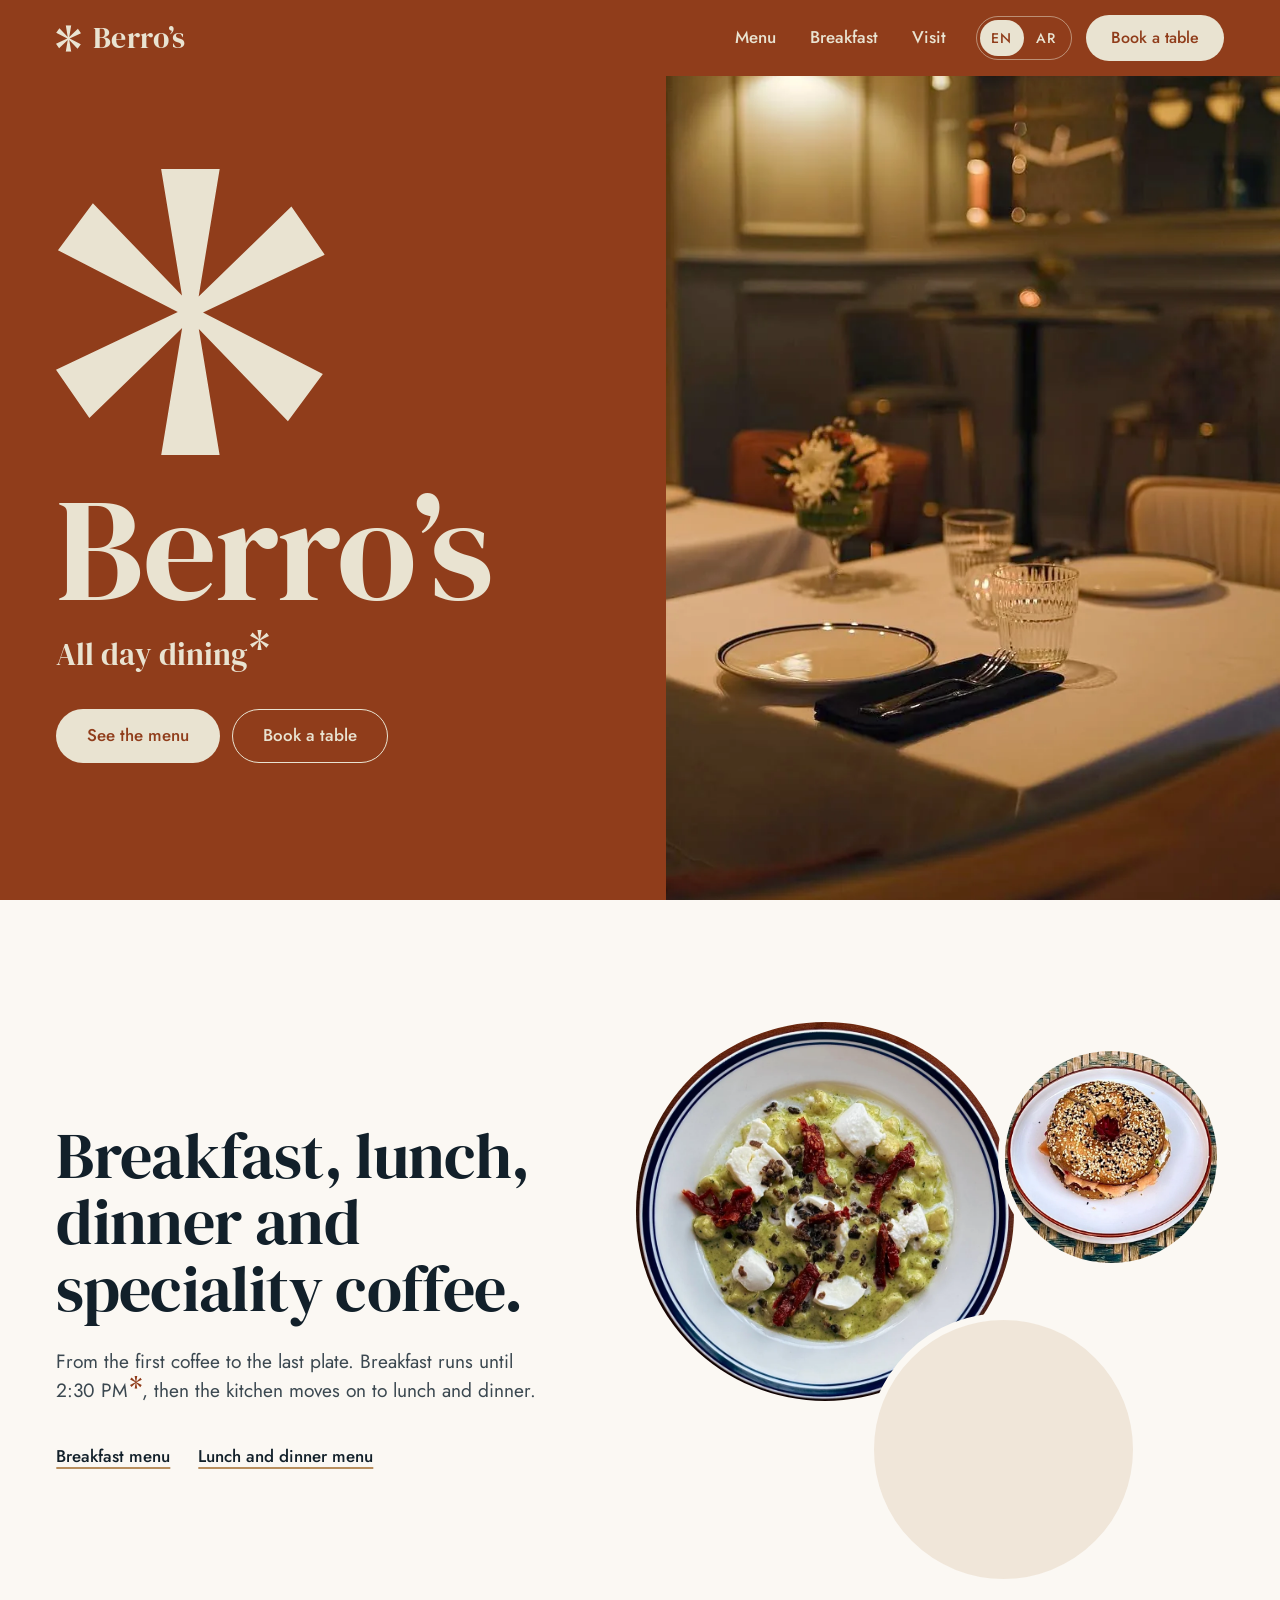
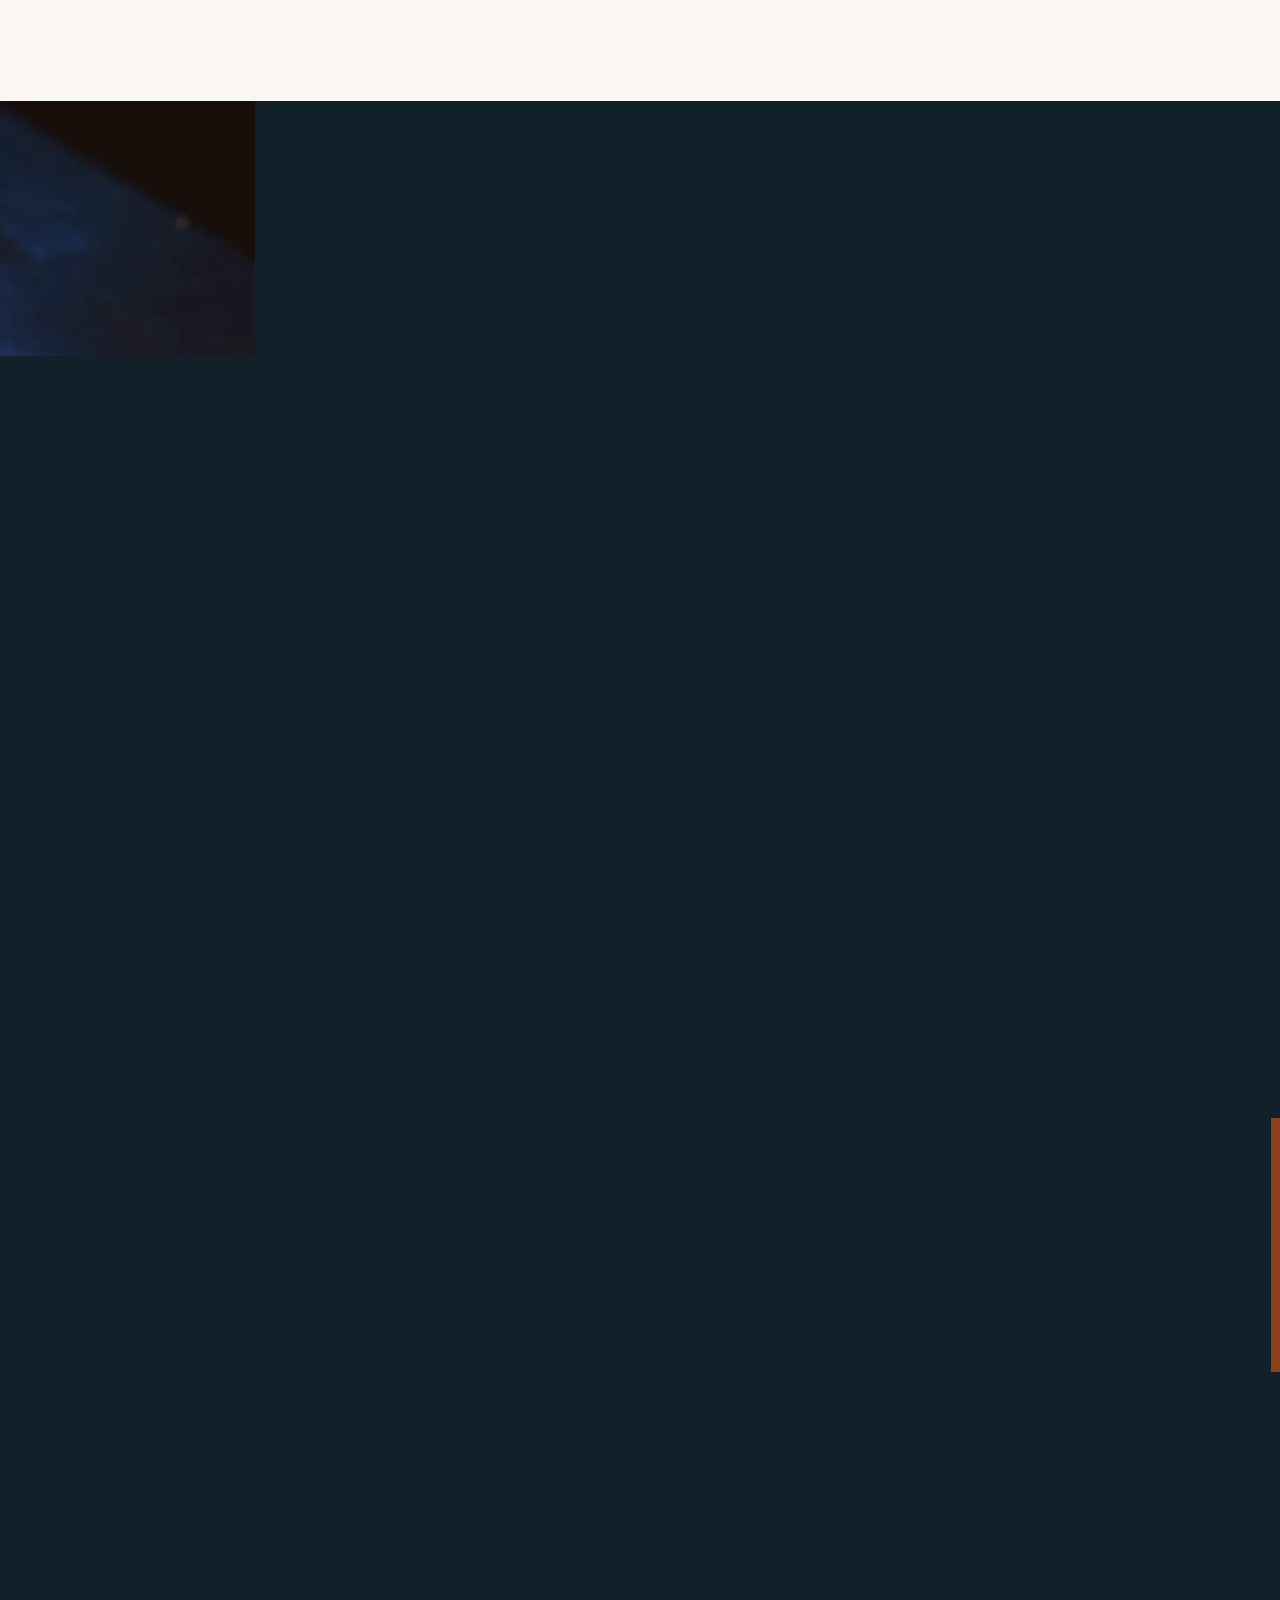
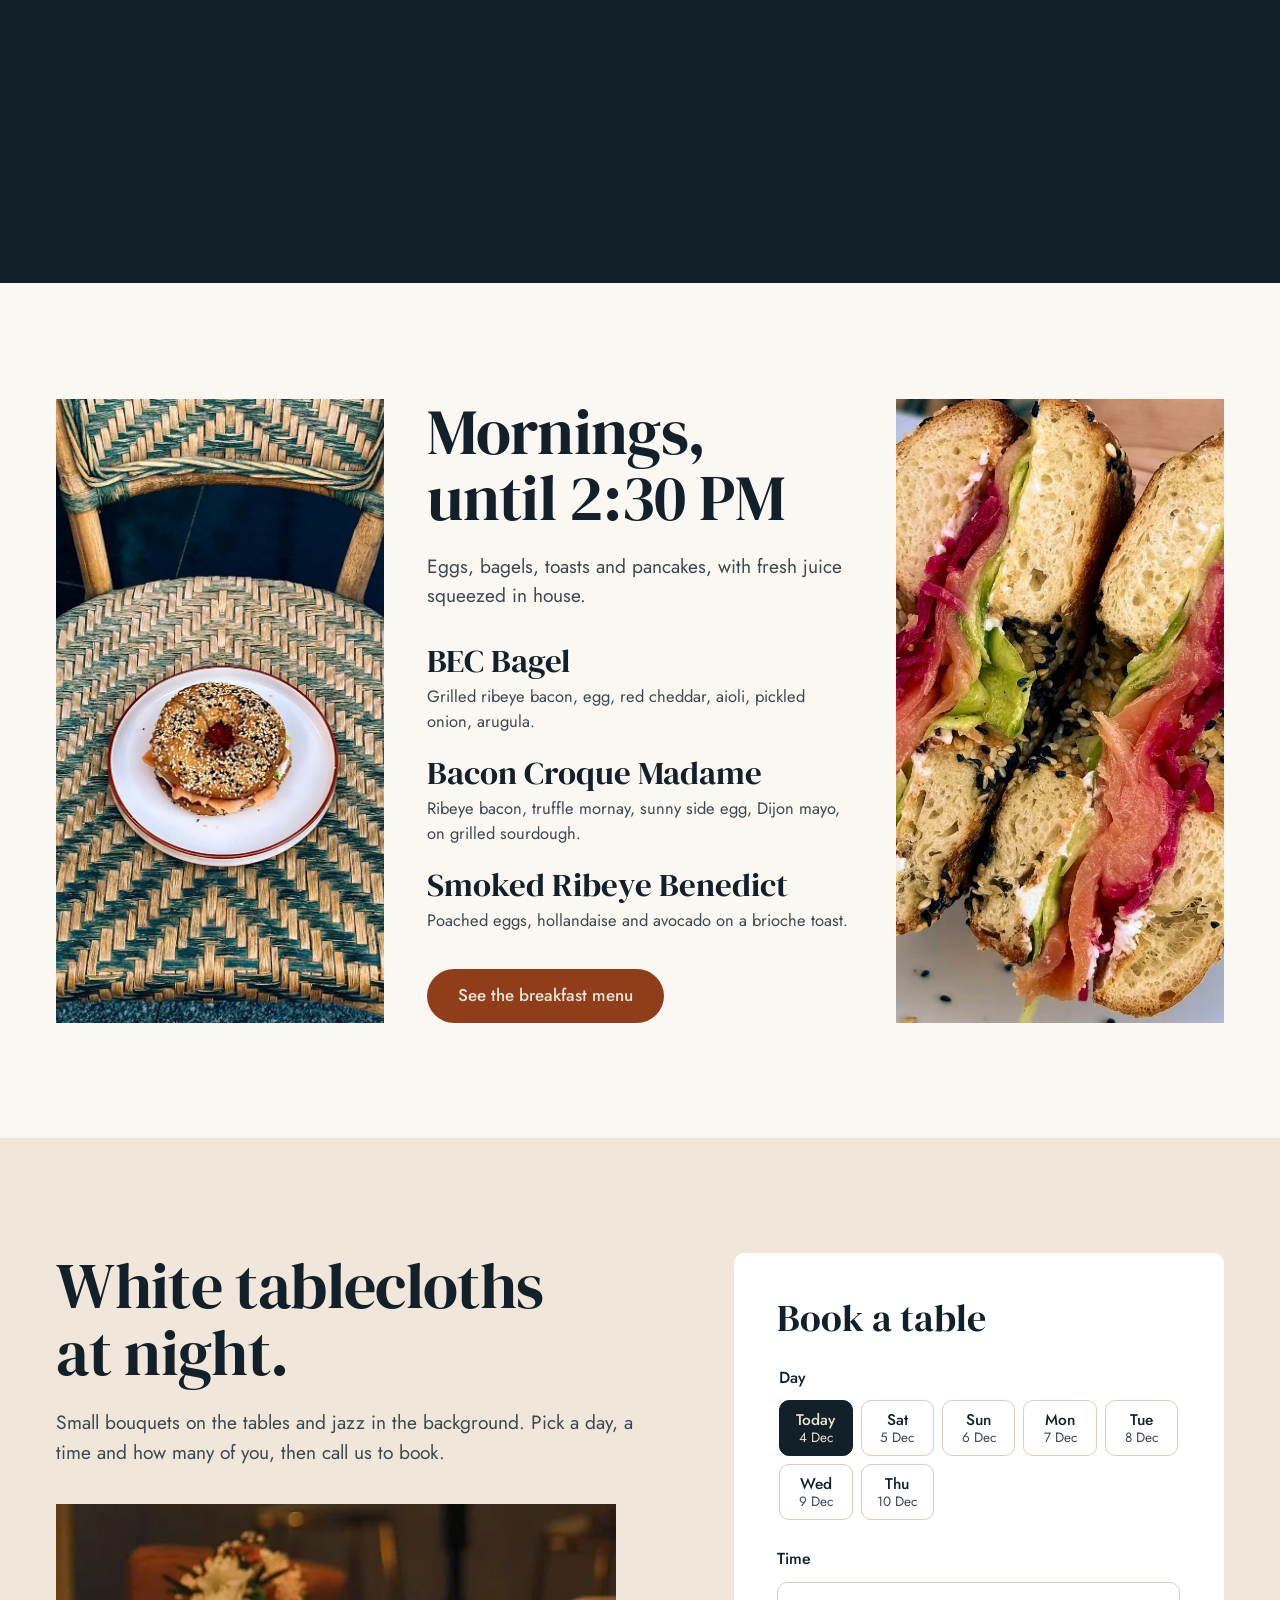
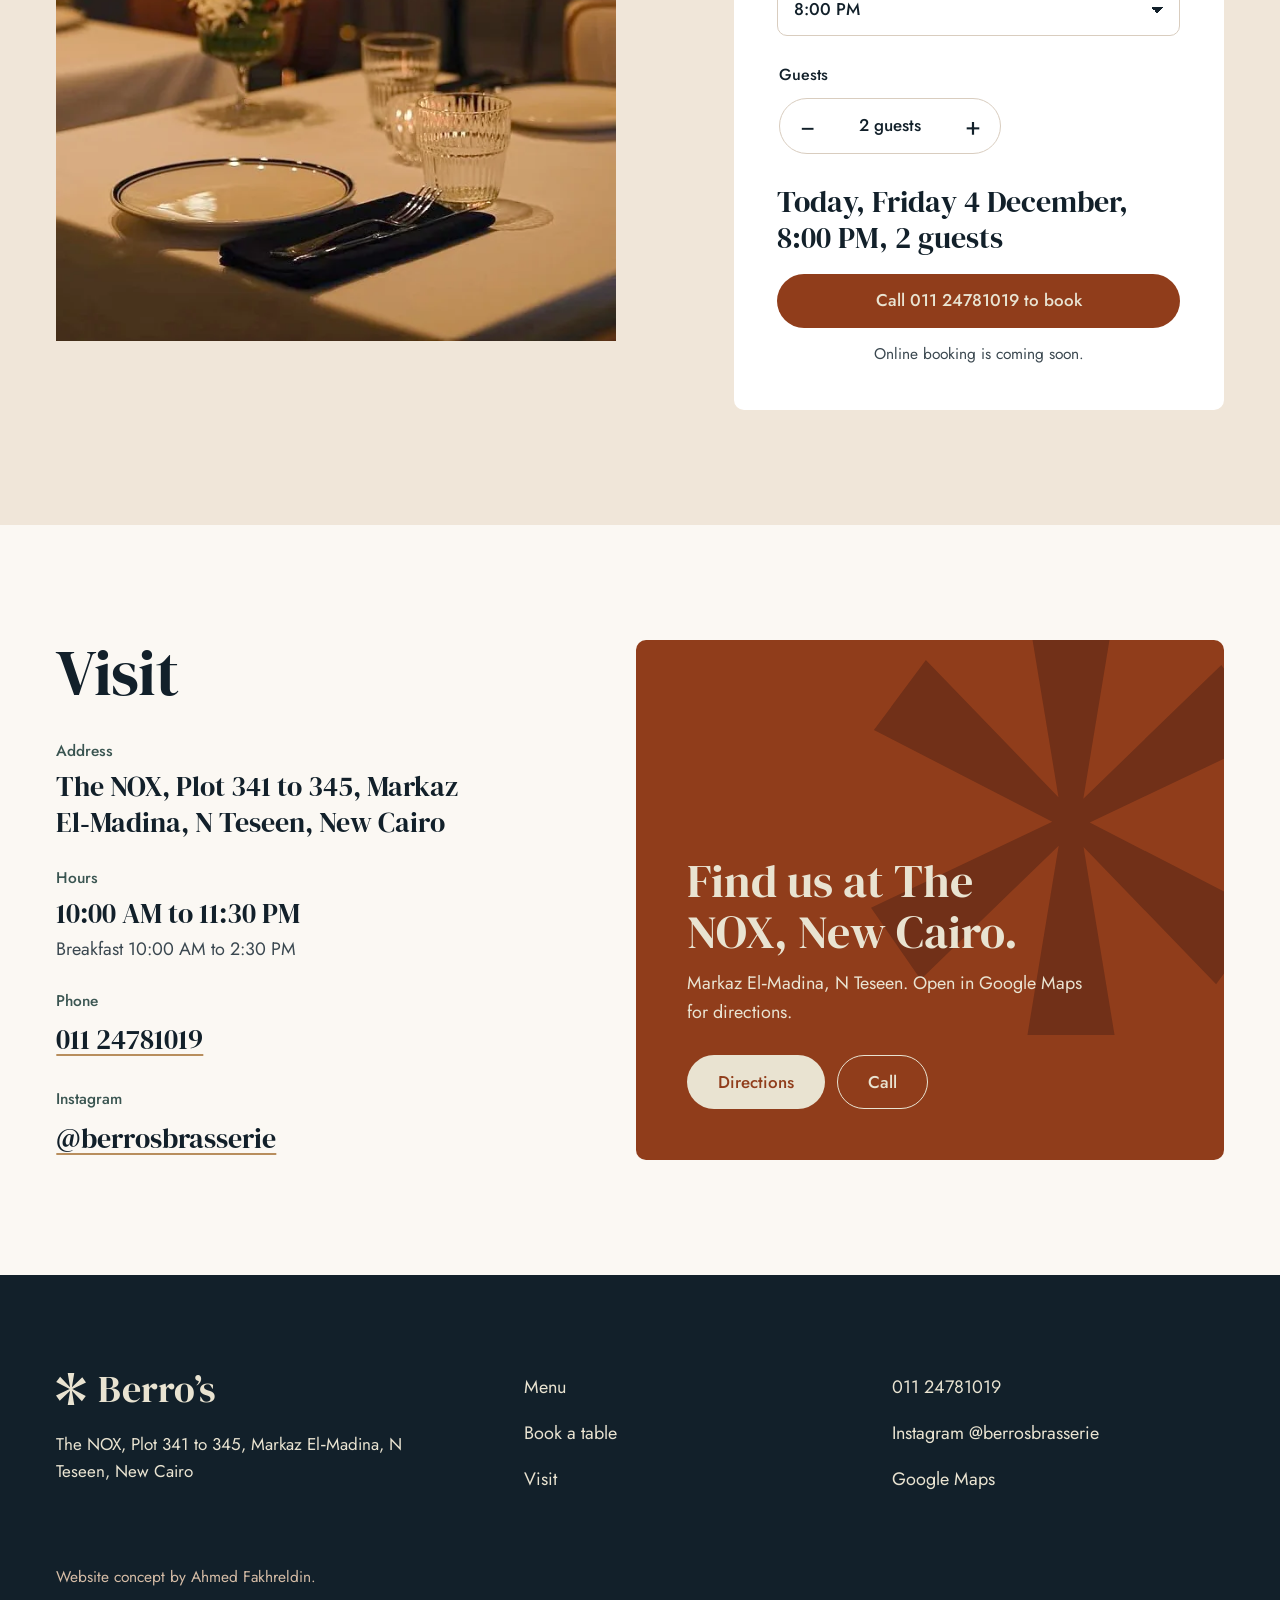
<file: index.html>
<!doctype html>
<html lang="en">
<head>
<meta charset="utf-8">
<meta name="viewport" content="width=device-width, initial-scale=1, minimum-scale=1, viewport-fit=cover">
<title>Berro’s | All day dining in New Cairo</title>
<meta name="description" content="All day dining at The NOX, New Cairo: breakfast until 2:30 PM, then lunch, dinner and speciality coffee.">
<meta name="theme-color" content="#903D1B">
<link rel="icon" href="img/icon.png" type="image/png" sizes="64x64">
<link rel="icon" href="img/icon-192.png" type="image/png" sizes="192x192">
<link rel="apple-touch-icon" href="img/apple-touch-icon.png">
<meta property="og:type" content="website">
<meta property="og:site_name" content="Berro’s">
<meta property="og:title" content="Berro’s | All day dining in New Cairo">
<meta property="og:description" content="All day dining at The NOX, New Cairo: breakfast until 2:30 PM, then lunch, dinner and speciality coffee.">
<meta property="og:url" content="https://ahmedfakhr1.github.io/berros-preview/">
<meta property="og:image" content="https://ahmedfakhr1.github.io/berros-preview/img/og.jpg">
<meta property="og:image:width" content="1200">
<meta property="og:image:height" content="630">
<meta name="twitter:card" content="summary_large_image">
<link rel="preload" href="fonts/dm-serif-display-8c7199.woff2" as="font" type="font/woff2" crossorigin>
<link rel="preload" href="fonts/jost-35841f.woff2" as="font" type="font/woff2" crossorigin>
<link rel="preload" href="fonts/jost-abd1aa.woff2" as="font" type="font/woff2" crossorigin>
<style>html.fl body{opacity:0}body{transition:opacity .25s ease}</style>
<script>(function(){var h=document.documentElement,done=function(){h.classList.remove('fl')};h.classList.add('fl');setTimeout(done,1200);if(document.fonts&&document.fonts.load){Promise.all([document.fonts.load('400 1em "DM Serif Display"'),document.fonts.load('400 1em Jost'),document.fonts.load('italic 600 1em Jost')]).then(done,done)}else{done()}})();</script>
<link rel="stylesheet" href="fonts.css?v=1">
<link rel="stylesheet" href="styles.css?v=1">
<script src="app.js?v=1" defer></script>
<script type="application/ld+json">{"@context": "https://schema.org", "@type": "Restaurant", "name": "Berro’s", "description": "All day dining: breakfast, lunch, dinner and speciality coffee.", "url": "https://ahmedfakhr1.github.io/berros-preview/", "image": "https://ahmedfakhr1.github.io/berros-preview/img/og.jpg", "telephone": "+201124781019", "address": {"@type": "PostalAddress", "streetAddress": "The NOX, Plot 341 to 345, Markaz El-Madina, N Teseen", "addressLocality": "New Cairo", "addressRegion": "Cairo", "addressCountry": "EG"}, "geo": {"@type": "GeoCoordinates", "latitude": 30.0283661, "longitude": 31.4791436}, "hasMap": "https://www.google.com/maps/place/Berro%E2%80%99s/@30.0283661,31.4791436,17z", "servesCuisine": ["Breakfast", "Brasserie", "Speciality coffee"], "openingHoursSpecification": [{"@type": "OpeningHoursSpecification", "opens": "10:00", "closes": "23:30"}], "hasMenu": "https://ahmedfakhr1.github.io/berros-preview/menu.html", "sameAs": ["https://www.instagram.com/berrosbrasserie/", "https://linktr.ee/berrosbrasserie"]}</script>
</head>
<body>
<a class="skip" href="#main">Skip to content</a>
<svg width="0" height="0" style="position:absolute" aria-hidden="true"><symbol id="ast" viewBox="0 0 251.47 268.0"><path d="M251.47 80.18 220.25 35.14 133.47 119.22 153.14 0.00 98.34 0.00 117.85 118.32 34.50 32.11 1.82 76.10 113.94 133.81 0.00 187.82 31.22 232.86 118.00 148.78 98.34 268.00 153.14 268.00 133.62 149.68 216.98 235.89 249.65 191.90 137.54 134.19Z"/></symbol></svg>
<header class="hdr">
  <div class="hdr-in">
    <a class="brand" href="#top" aria-label="Berro’s, home"><svg class="" viewBox="0 0 251.47 268.0" aria-hidden="true" focusable="false"><use href="#ast"></use></svg><span>Berro’s</span></a>
    <nav class="nav" aria-label="Main">
      <a href="menu.html">Menu</a>
      <a href="#breakfast">Breakfast</a>
      <a href="#visit">Visit</a>
      <span class="lang" role="group" aria-label="Language"><button type="button" aria-pressed="true">EN</button><button type="button" aria-pressed="false" data-ar>AR</button></span>
      <a class="btn btn-cream" href="#book">Book a table</a>
    </nav>
    <button type="button" class="burger" aria-label="Open menu" aria-expanded="false" aria-controls="drawer"><span></span></button>
  </div>
</header>
<div class="drawer on-rust" id="drawer" role="dialog" aria-modal="true" aria-label="Site menu" aria-hidden="true" inert>
  <div class="drawer-top">
    <a class="brand" href="#top"><svg class="" viewBox="0 0 251.47 268.0" aria-hidden="true" focusable="false"><use href="#ast"></use></svg><span>Berro’s</span></a>
    <button type="button" class="drawer-x" aria-label="Close menu"></button>
  </div>
  <nav class="drawer-links" aria-label="Site">
    <a href="#top">Home</a>
    <a href="menu.html">Menu</a>
    <a href="#breakfast">Breakfast</a>
    <a href="#book">Book a table</a>
    <a href="#visit">Visit</a>
  </nav>
  <div class="drawer-foot">
    <a href="tel:+201124781019">Call 011 24781019</a>
    <a href="https://www.instagram.com/berrosbrasserie/" target="_blank" rel="noopener">Instagram @berrosbrasserie</a>
    <span class="lang" role="group" aria-label="Language"><button type="button" aria-pressed="true">EN</button><button type="button" aria-pressed="false" data-ar>AR</button></span>
  </div>
</div>

<main id="main">
<section class="hero" id="top" aria-label="Berro’s" data-hidebar>
  <div class="hero-panel on-rust">
    <div class="hero-ast"><svg class="" viewBox="0 0 251.47 268.0" aria-hidden="true" focusable="false"><use href="#ast"></use></svg></div>
    <h1 class="hero-name">Berro’s</h1>
    <p class="hero-tag">All day dining<span class="fn-wrap"><button type="button" class="fn" aria-expanded="false" aria-controls="fn1" aria-label="Note: opening times"><svg class="" viewBox="0 0 251.47 268.0" aria-hidden="true" focusable="false"><use href="#ast"></use></svg></button><span class="fn-note" id="fn1" role="note">Breakfast is served 10:00 AM to 2:30 PM. Then lunch, dinner and speciality coffee until 11:30 PM.</span></span></p>
    <div class="hero-cta">
      <a class="btn btn-cream" href="menu.html">See the menu</a>
      <a class="btn btn-line" href="#book">Book a table</a>
    </div>
  </div>
  <div class="hero-photo"><img src="img/room.webp" alt="The dining room in the evening: a white tablecloth, navy-rimmed plates, a small bouquet and wall sconces" width="774" height="1368" fetchpriority="high"></div>
</section>

<section class="allday sec" aria-labelledby="allday-h">
  <div class="wrap allday-grid">
    <div class="rv">
      <h2 id="allday-h">Breakfast, lunch, dinner and speciality coffee.</h2>
      <p class="lede">From the first coffee to the last plate. Breakfast runs until 2:30 PM<span class="fn-wrap"><button type="button" class="fn" aria-expanded="false" aria-controls="fn2" aria-label="Note: breakfast hours"><svg class="" viewBox="0 0 251.47 268.0" aria-hidden="true" focusable="false"><use href="#ast"></use></svg></button><span class="fn-note" id="fn2" role="note">Breakfast is served from 10:00 AM until 2:30 PM.</span></span>, then the kitchen moves on to lunch and dinner.</p>
      <div class="allday-links">
        <a class="tlink" href="menu.html#breakfast">Breakfast menu</a>
        <a class="tlink" href="menu.html#lunch">Lunch and dinner menu</a>
      </div>
    </div>
    <div class="plates rv" aria-hidden="false">
      <figure class="pl pl-a"><img src="img/plate-gnocchi.webp" alt="Gnocchi pesto with mozzarella and sun-dried tomato on a navy-rimmed plate" width="900" height="900" loading="lazy" decoding="async"></figure>
      <figure class="pl pl-b"><img src="img/plate-bagel.webp" alt="A seeded bagel with smoked salmon on a plate, set on a rattan chair" width="600" height="600" loading="lazy" decoding="async"></figure>
      <figure class="pl pl-c"><img src="img/plate-seabass.webp" alt="Grilled sea bass with a fresh tomato salad" width="900" height="900" loading="lazy" decoding="async"></figure>
    </div>
  </div>
</section>

<section class="steak on-navy" aria-labelledby="steak-h">
  <picture class="steak-pic">
    <source media="(min-width: 900px)" srcset="img/steak.webp" width="2000" height="2500">
    <img src="img/steak-m.webp" alt="Sliced tenderloin on a navy-rimmed plate, with green sauce poured from a spoon" width="1000" height="1250" loading="lazy" decoding="async">
  </picture>
  <div class="steak-copy rv">
    <h2 id="steak-h">Tenderloin or ribeye?</h2>
    <p>Different cuts, different sauces, equally good reasons to come hungry.</p>
    <a class="btn btn-cream" href="menu.html#mains">See the main plates</a>
  </div>
</section>

<section class="stories sec on-rust" aria-labelledby="stories-h">
  <div class="wrap stories-grid">
    <figure class="stories-photo rv"><img src="img/wings.webp" alt="Glazed wings with chives on Berro’s asterisk paper" width="1176" height="1250" loading="lazy" decoding="async"></figure>
    <div class="rv">
      <h2 id="stories-h">At Berro’s, some of the best stories start with the people around our tables.</h2>
      <div class="dish">
        <h3>Hussein’s Wings<span class="fn-wrap"><button type="button" class="fn" aria-expanded="false" aria-controls="fn3" aria-label="Note: Hussein’s Wings"><svg class="" viewBox="0 0 251.47 268.0" aria-hidden="true" focusable="false"><use href="#ast"></use></svg></button><span class="fn-note" id="fn3" role="note">Created by one of our most loyal guests.</span></span></h3>
        <p>Apricot balsamic wings, from a regular’s own idea to a plate on our menu.</p>
        <span class="tag">Limited time<span class="fn-wrap"><button type="button" class="fn" aria-expanded="false" aria-controls="fn4" aria-label="Note: limited time"><svg class="" viewBox="0 0 251.47 268.0" aria-hidden="true" focusable="false"><use href="#ast"></use></svg></button><span class="fn-note" id="fn4" role="note">Hussein’s Wings are on the menu for a limited time.</span></span></span>
      </div>
    </div>
  </div>
</section>

<section class="breakfast sec" id="breakfast" aria-labelledby="bf-h">
  <div class="wrap bf-grid">
    <div class="bf-card rv">
      <h2 id="bf-h">Mornings, until 2:30 PM</h2>
      <p class="lede">Eggs, bagels, toasts and pancakes, with fresh juice squeezed in house.</p>
      <ul class="bf-list">
        <li><h3>BEC Bagel</h3><p>Grilled ribeye bacon, egg, red cheddar, aioli, pickled onion, arugula.</p></li>
        <li><h3>Bacon Croque Madame</h3><p>Ribeye bacon, truffle mornay, sunny side egg, Dijon mayo, on grilled sourdough.</p></li>
        <li><h3>Smoked Ribeye Benedict</h3><p>Poached eggs, hollandaise and avocado on a brioche toast.</p></li>
      </ul>
      <a class="btn btn-rust" href="menu.html#breakfast">See the breakfast menu</a>
    </div>
    <div class="bf-pair">
      <figure class="bf-photo rv"><img src="img/bagel-chair.webp" alt="A seeded salmon bagel on a red-rimmed plate on a teal rattan chair" width="720" height="1277" loading="lazy" decoding="async"></figure>
      <figure class="bf-photo rv"><img src="img/bagel-cut.webp" alt="A smoked salmon bagel cut open, with beetroot, avocado and cream cheese" width="746" height="1160" loading="lazy" decoding="async"></figure>
    </div>
  </div>
</section>

<section class="book sec" id="book" aria-labelledby="book-h" data-hidebar>
  <div class="wrap book-grid">
    <div class="rv">
      <h2 id="book-h">White tablecloths at night.</h2>
      <p class="lede">Small bouquets on the tables and jazz in the background. Pick a day, a time and how many of you, then call us to book.</p>
      <figure class="book-photo"><img src="img/room-table.webp" alt="A table set for dinner: navy-rimmed plate, folded napkin, glasses and a small bouquet" width="640" height="500" loading="lazy" decoding="async"></figure>
    </div>
    <form class="card" id="book-form" aria-labelledby="book-card-h" novalidate>
      <h3 id="book-card-h">Book a table</h3>
      <fieldset class="fld">
        <legend>Day</legend>
        <div class="days"></div>
      </fieldset>
      <div class="fld">
        <label for="b-time">Time</label>
        <select class="sel" id="b-time" name="time"></select>
      </div>
      <fieldset class="fld">
        <legend>Guests</legend>
        <div class="stepper">
          <button type="button" data-step="-1" aria-label="One guest fewer">&minus;</button>
          <output id="b-guests" aria-live="polite">2 guests</output>
          <button type="button" data-step="1" aria-label="One guest more">+</button>
        </div>
      </fieldset>
      <p class="book-sum" aria-live="polite"></p>
      <a class="btn btn-rust book-call" href="tel:+201124781019">Call 011 24781019 to book</a>
      <p class="book-hint">Online booking is coming soon.</p>
    </form>
  </div>
</section>

<section class="visit sec" id="visit" aria-labelledby="visit-h" data-hidebar>
  <div class="wrap visit-grid">
    <div class="rv">
      <h2 id="visit-h">Visit</h2>
      <dl class="facts">
        <div><dt>Address</dt><dd>The NOX, Plot 341 to 345, Markaz El‑Madina, N Teseen, New Cairo</dd></div>
        <div><dt>Hours</dt><dd>10:00 AM to 11:30 PM</dd><dd class="sans">Breakfast 10:00 AM to 2:30 PM</dd></div>
        <div><dt>Phone</dt><dd><a href="tel:+201124781019">011 24781019</a></dd></div>
        <div><dt>Instagram</dt><dd><a href="https://www.instagram.com/berrosbrasserie/" target="_blank" rel="noopener">@berrosbrasserie</a></dd></div>
      </dl>
    </div>
    <div class="mapcard on-rust rv">
      <svg class="mapcard-ast" viewBox="0 0 251.47 268.0" aria-hidden="true" focusable="false"><use href="#ast"></use></svg>
      <h3>Find us at The NOX, New Cairo.</h3>
      <p>Markaz El‑Madina, N Teseen. Open in Google Maps for directions.</p>
      <div class="row">
        <a class="btn btn-cream" href="https://www.google.com/maps/place/Berro%E2%80%99s/@30.0283661,31.4791436,17z" target="_blank" rel="noopener">Directions</a>
        <a class="btn btn-line" href="tel:+201124781019">Call</a>
      </div>
    </div>
  </div>
</section>
</main>
<footer class="foot on-navy" data-hidebar>
  <div class="wrap">
    <div class="foot-in">
      <div>
        <a class="brand" href="#top"><svg class="" viewBox="0 0 251.47 268.0" aria-hidden="true" focusable="false"><use href="#ast"></use></svg><span>Berro’s</span></a>
        <p class="foot-addr" style="margin-top:18px">The NOX, Plot 341 to 345, Markaz El‑Madina, N Teseen, New Cairo</p>
      </div>
      <nav class="foot-links" aria-label="Footer">
        <a href="menu.html">Menu</a>
        <a href="#book">Book a table</a>
        <a href="#visit">Visit</a>
      </nav>
      <div class="foot-links">
        <a href="tel:+201124781019">011 24781019</a>
        <a href="https://www.instagram.com/berrosbrasserie/" target="_blank" rel="noopener">Instagram @berrosbrasserie</a>
        <a href="https://www.google.com/maps/place/Berro%E2%80%99s/@30.0283661,31.4791436,17z" target="_blank" rel="noopener">Google Maps</a>
      </div>
    </div>
    <p class="credit">Website concept by Ahmed Fakhreldin.</p>
  </div>
</footer>
<nav class="bar hide" aria-label="Quick actions">
  <a href="menu.html">Menu</a>
  <a class="call" href="tel:+201124781019">Call</a>
  <a href="https://www.google.com/maps/place/Berro%E2%80%99s/@30.0283661,31.4791436,17z" target="_blank" rel="noopener">Directions</a>
</nav>
<dialog class="ar" id="ar-note" aria-label="Arabic">
  <p>Arabic is not in this preview, it will be live in the final version.</p>
  <button type="button" class="btn btn-rust">Got it</button>
</dialog>
</body>
</html>
</file>
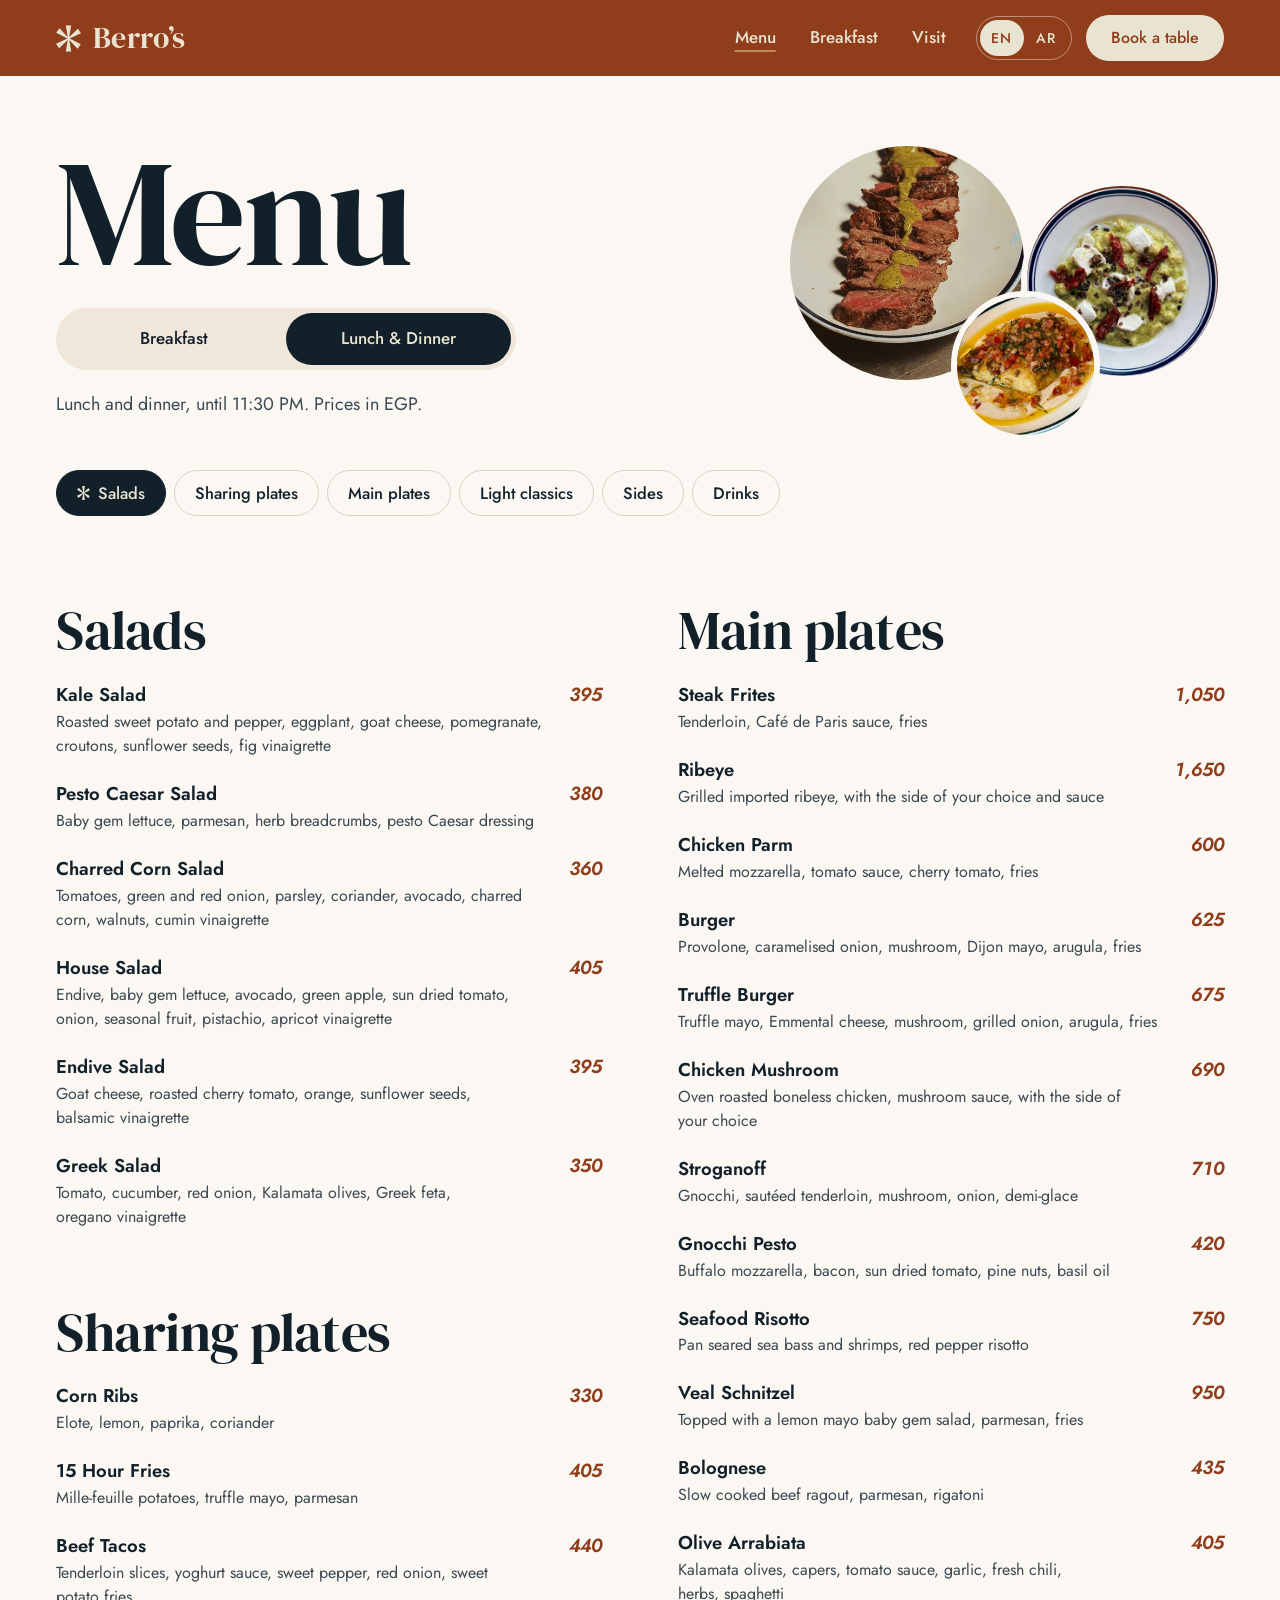
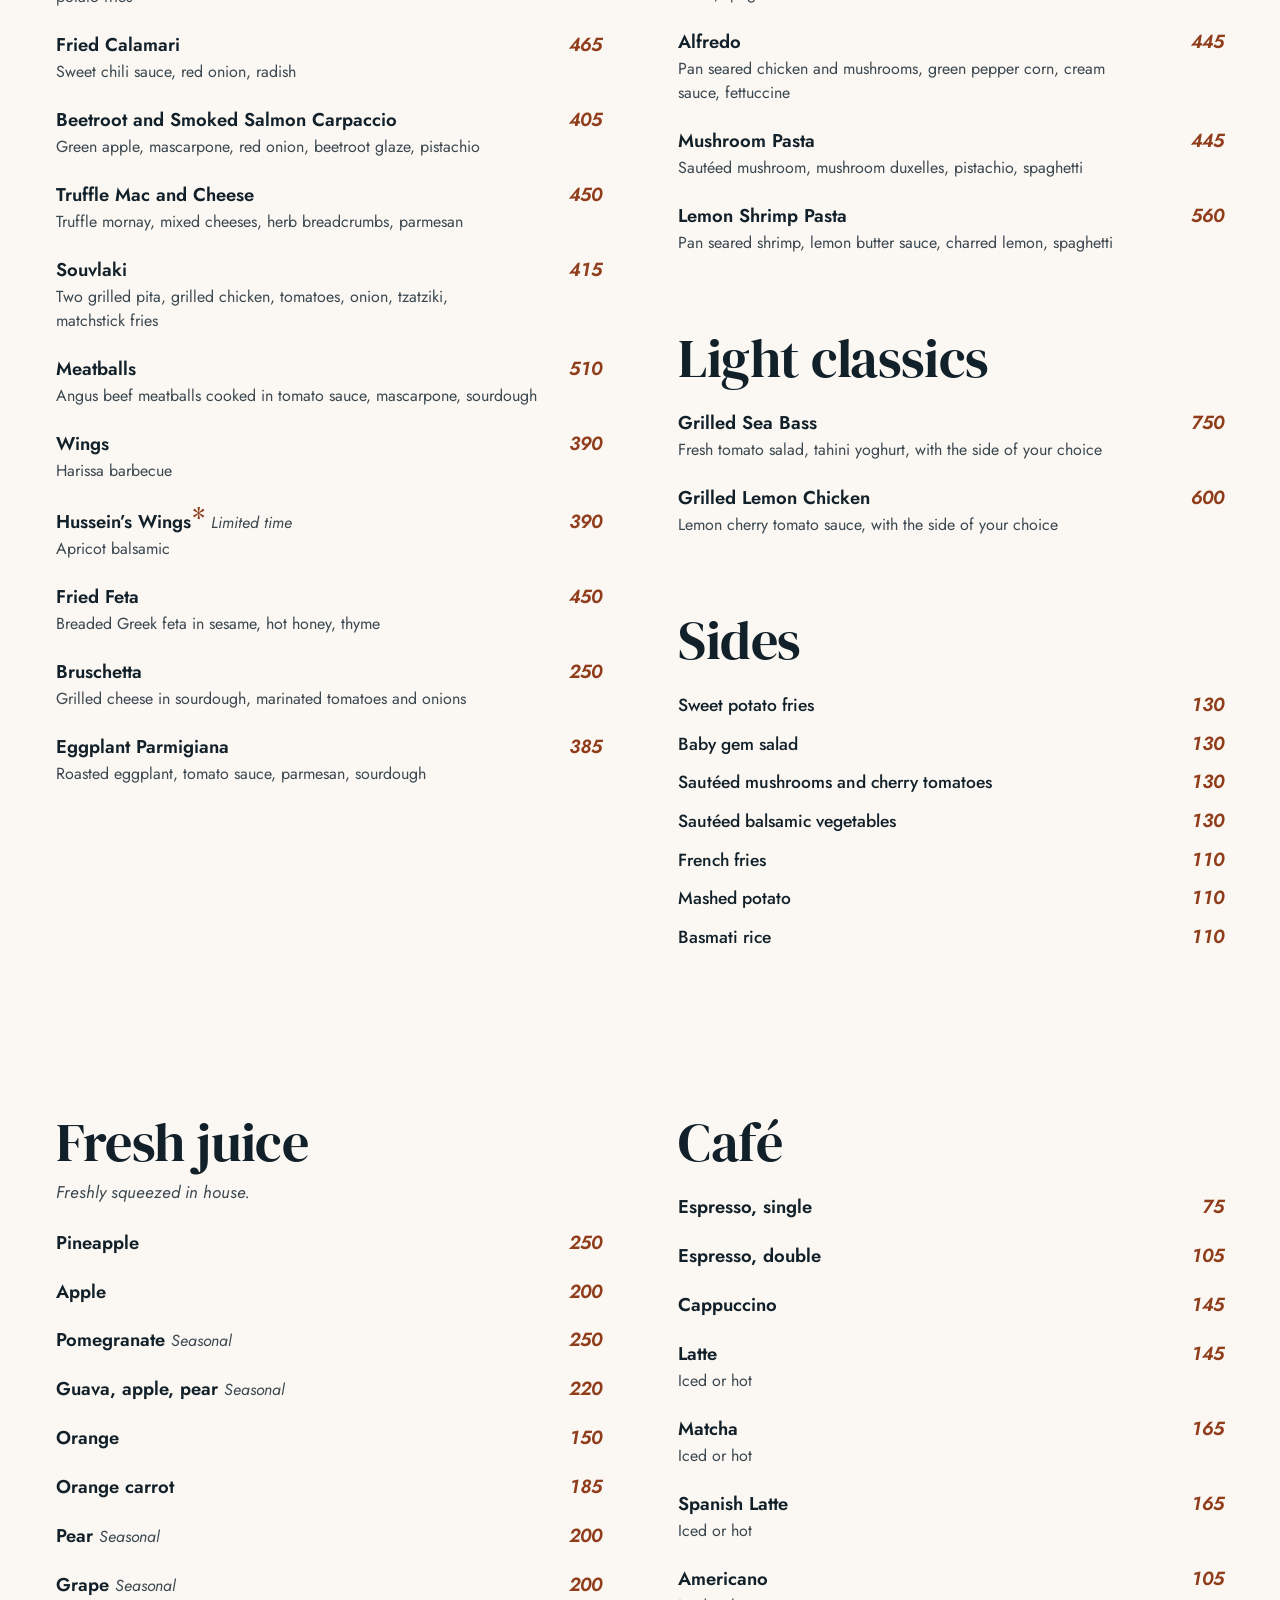
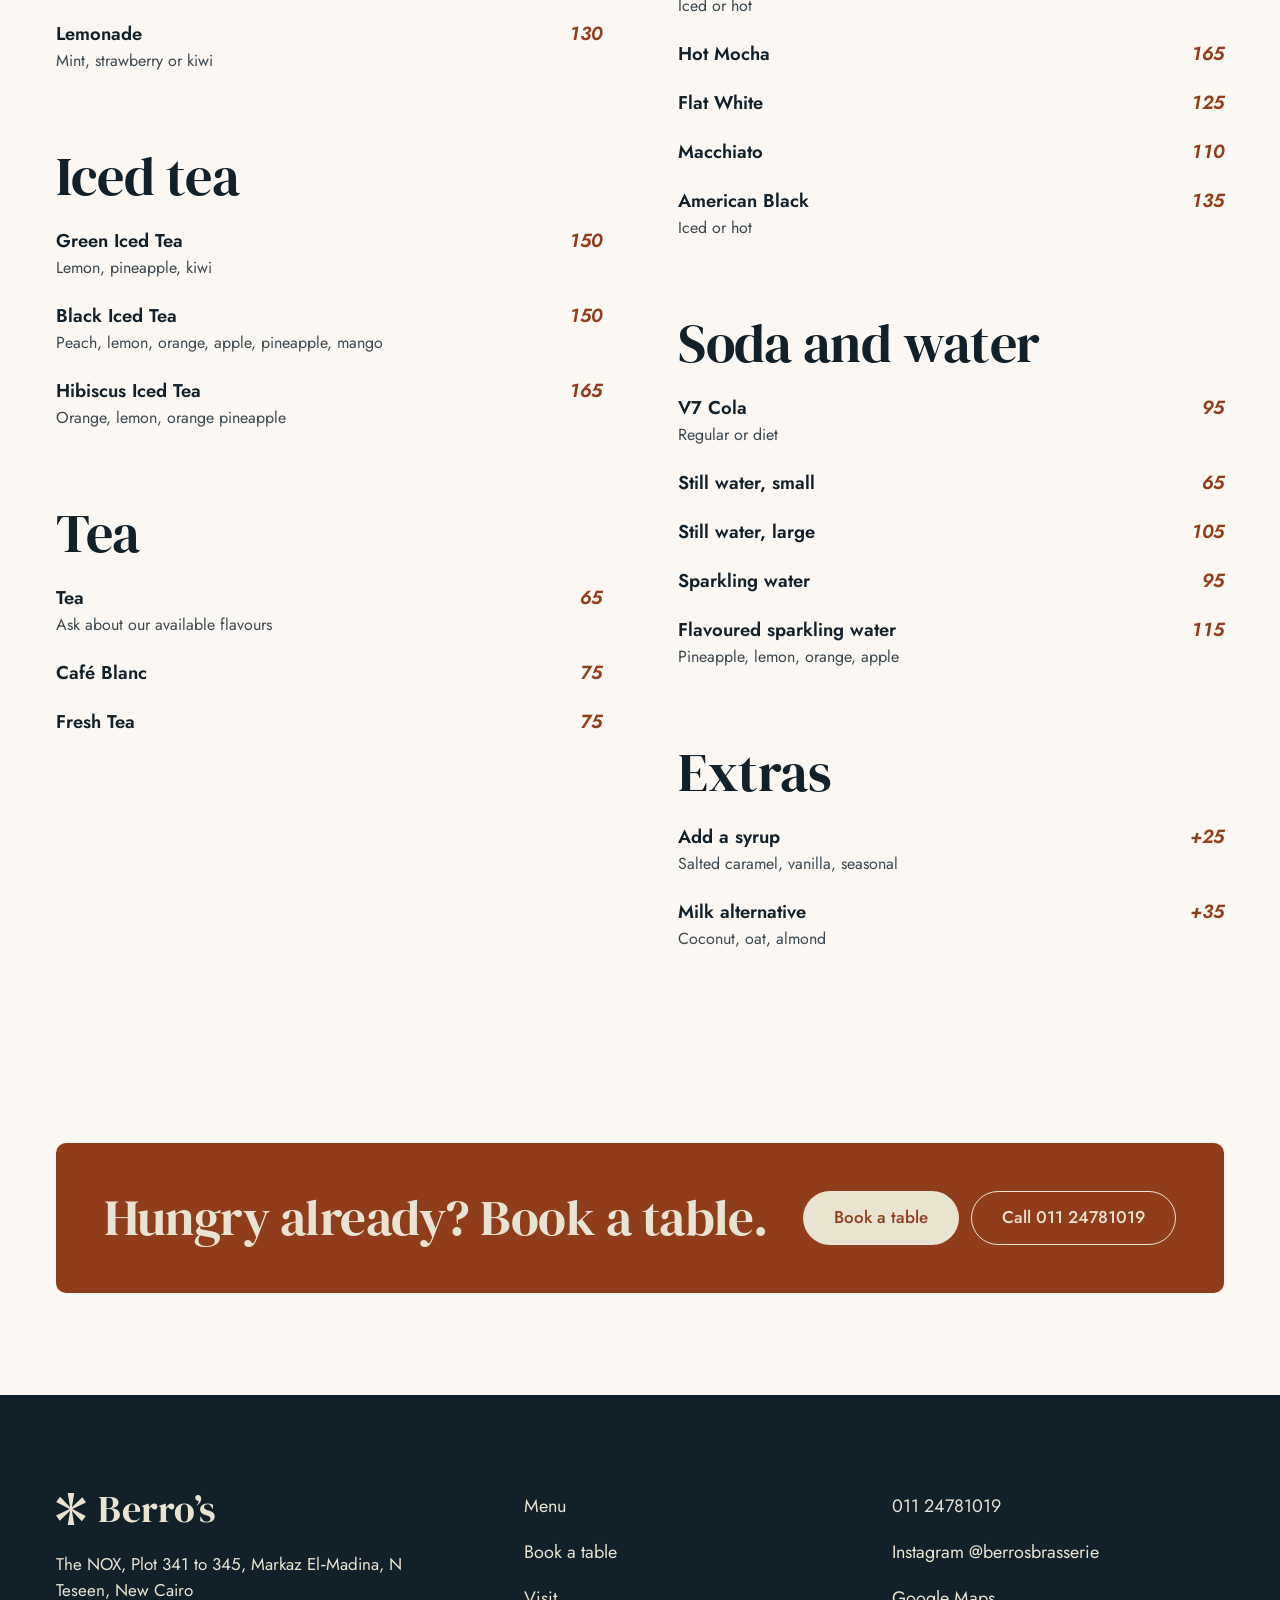
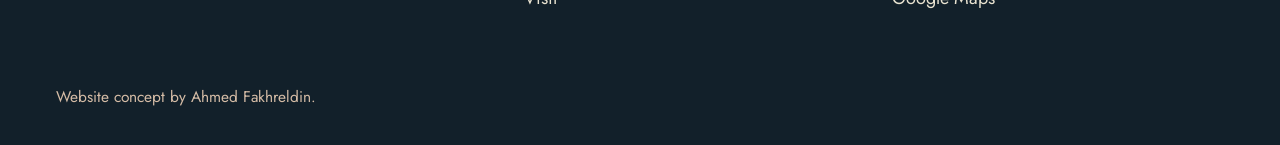
<file: menu.html>
<!doctype html>
<html lang="en">
<head>
<meta charset="utf-8">
<meta name="viewport" content="width=device-width, initial-scale=1, minimum-scale=1, viewport-fit=cover">
<title>Menu | Berro’s, New Cairo</title>
<meta name="description" content="Berro’s breakfast, lunch and dinner menus, with every price in EGP. Breakfast until 2:30 PM.">
<meta name="theme-color" content="#903D1B">
<link rel="icon" href="img/icon.png" type="image/png" sizes="64x64">
<link rel="icon" href="img/icon-192.png" type="image/png" sizes="192x192">
<link rel="apple-touch-icon" href="img/apple-touch-icon.png">
<meta property="og:type" content="website">
<meta property="og:site_name" content="Berro’s">
<meta property="og:title" content="Menu | Berro’s, New Cairo">
<meta property="og:description" content="Berro’s breakfast, lunch and dinner menus, with every price in EGP. Breakfast until 2:30 PM.">
<meta property="og:url" content="https://ahmedfakhr1.github.io/berros-preview/menu.html">
<meta property="og:image" content="https://ahmedfakhr1.github.io/berros-preview/img/og.jpg">
<meta property="og:image:width" content="1200">
<meta property="og:image:height" content="630">
<meta name="twitter:card" content="summary_large_image">
<link rel="preload" href="fonts/dm-serif-display-8c7199.woff2" as="font" type="font/woff2" crossorigin>
<link rel="preload" href="fonts/jost-35841f.woff2" as="font" type="font/woff2" crossorigin>
<link rel="preload" href="fonts/jost-abd1aa.woff2" as="font" type="font/woff2" crossorigin>
<style>html.fl body{opacity:0}body{transition:opacity .25s ease}</style>
<script>(function(){var h=document.documentElement,done=function(){h.classList.remove('fl')};h.classList.add('fl');setTimeout(done,1200);if(document.fonts&&document.fonts.load){Promise.all([document.fonts.load('400 1em "DM Serif Display"'),document.fonts.load('400 1em Jost'),document.fonts.load('italic 600 1em Jost')]).then(done,done)}else{done()}})();</script>
<link rel="stylesheet" href="fonts.css?v=1">
<link rel="stylesheet" href="styles.css?v=1">
<script src="app.js?v=1" defer></script>
<script type="application/ld+json">{"@context": "https://schema.org", "@type": "Restaurant", "name": "Berro’s", "description": "All day dining: breakfast, lunch, dinner and speciality coffee.", "url": "https://ahmedfakhr1.github.io/berros-preview/", "image": "https://ahmedfakhr1.github.io/berros-preview/img/og.jpg", "telephone": "+201124781019", "address": {"@type": "PostalAddress", "streetAddress": "The NOX, Plot 341 to 345, Markaz El-Madina, N Teseen", "addressLocality": "New Cairo", "addressRegion": "Cairo", "addressCountry": "EG"}, "geo": {"@type": "GeoCoordinates", "latitude": 30.0283661, "longitude": 31.4791436}, "hasMap": "https://www.google.com/maps/place/Berro%E2%80%99s/@30.0283661,31.4791436,17z", "servesCuisine": ["Breakfast", "Brasserie", "Speciality coffee"], "openingHoursSpecification": [{"@type": "OpeningHoursSpecification", "opens": "10:00", "closes": "23:30"}], "hasMenu": "https://ahmedfakhr1.github.io/berros-preview/menu.html", "sameAs": ["https://www.instagram.com/berrosbrasserie/", "https://linktr.ee/berrosbrasserie"]}</script>
</head>
<body>
<a class="skip" href="#main">Skip to content</a>
<svg width="0" height="0" style="position:absolute" aria-hidden="true"><symbol id="ast" viewBox="0 0 251.47 268.0"><path d="M251.47 80.18 220.25 35.14 133.47 119.22 153.14 0.00 98.34 0.00 117.85 118.32 34.50 32.11 1.82 76.10 113.94 133.81 0.00 187.82 31.22 232.86 118.00 148.78 98.34 268.00 153.14 268.00 133.62 149.68 216.98 235.89 249.65 191.90 137.54 134.19Z"/></symbol></svg>
<header class="hdr page">
  <div class="hdr-in">
    <a class="brand" href="index.html" aria-label="Berro’s, home"><svg class="" viewBox="0 0 251.47 268.0" aria-hidden="true" focusable="false"><use href="#ast"></use></svg><span>Berro’s</span></a>
    <nav class="nav" aria-label="Main">
      <a href="menu.html" aria-current="page">Menu</a>
      <a href="index.html#breakfast">Breakfast</a>
      <a href="index.html#visit">Visit</a>
      <span class="lang" role="group" aria-label="Language"><button type="button" aria-pressed="true">EN</button><button type="button" aria-pressed="false" data-ar>AR</button></span>
      <a class="btn btn-cream" href="index.html#book">Book a table</a>
    </nav>
    <button type="button" class="burger" aria-label="Open menu" aria-expanded="false" aria-controls="drawer"><span></span></button>
  </div>
</header>
<div class="drawer on-rust" id="drawer" role="dialog" aria-modal="true" aria-label="Site menu" aria-hidden="true" inert>
  <div class="drawer-top">
    <a class="brand" href="index.html"><svg class="" viewBox="0 0 251.47 268.0" aria-hidden="true" focusable="false"><use href="#ast"></use></svg><span>Berro’s</span></a>
    <button type="button" class="drawer-x" aria-label="Close menu"></button>
  </div>
  <nav class="drawer-links" aria-label="Site">
    <a href="index.html">Home</a>
    <a href="menu.html">Menu</a>
    <a href="index.html#breakfast">Breakfast</a>
    <a href="index.html#book">Book a table</a>
    <a href="index.html#visit">Visit</a>
  </nav>
  <div class="drawer-foot">
    <a href="tel:+201124781019">Call 011 24781019</a>
    <a href="https://www.instagram.com/berrosbrasserie/" target="_blank" rel="noopener">Instagram @berrosbrasserie</a>
    <span class="lang" role="group" aria-label="Language"><button type="button" aria-pressed="true">EN</button><button type="button" aria-pressed="false" data-ar>AR</button></span>
  </div>
</div>

<main id="main">
<section class="menu-top" aria-labelledby="menu-h" data-hidebar>
  <span id="breakfast"></span><span id="lunch"></span>
  <div class="wrap menu-head">
    <div>
      <h1 id="menu-h">Menu</h1>
      <div class="sw" role="tablist" aria-label="Choose a menu">
        <button type="button" role="tab" id="tab-breakfast" aria-controls="p-breakfast" aria-selected="true">Breakfast</button>
        <button type="button" role="tab" id="tab-lunch" aria-controls="p-lunch" aria-selected="false" tabindex="-1">Lunch &amp; Dinner</button>
      </div>
      <p class="menu-meta" data-meta="breakfast">Served 10:00 AM to 2:30 PM<span class="fn-wrap"><button type="button" class="fn" aria-expanded="false" aria-controls="fn1" aria-label="Note: breakfast hours"><svg class="" viewBox="0 0 251.47 268.0" aria-hidden="true" focusable="false"><use href="#ast"></use></svg></button><span class="fn-note" id="fn1" role="note">Breakfast is served from 10:00 AM until 2:30 PM.</span></span>. Prices in EGP.</p>
      <p class="menu-meta" data-meta="lunch" hidden>Lunch and dinner, until 11:30 PM. Prices in EGP.</p>
    </div>
    <div class="menu-plates" data-for="breakfast" aria-hidden="true">
      <figure class="pl mp-1"><img src="img/c-bagel.webp" data-b="img/c-bagel.webp" data-l="img/c-steak.webp" alt="" width="440" height="440"></figure>
      <figure class="pl mp-2"><img src="img/c-cut.webp" data-b="img/c-cut.webp" data-l="img/c-gnocchi.webp" alt="" width="440" height="440"></figure>
      <figure class="pl mp-3"><img src="img/c-seabass.webp" data-b="img/c-seabass.webp" data-l="img/c-seabass.webp" alt="" width="440" height="440" loading="lazy"></figure>
    </div>
  </div>
</section>
<div class="panel" id="p-breakfast" role="tabpanel" aria-labelledby="tab-breakfast" tabindex="-1">
  <div class="chips-bar"><nav class="chips" aria-label="Breakfast sections"><a class="chip" href="#omelets"><svg class="" viewBox="0 0 251.47 268.0" aria-hidden="true" focusable="false"><use href="#ast"></use></svg>Omelets</a><a class="chip" href="#classics"><svg class="" viewBox="0 0 251.47 268.0" aria-hidden="true" focusable="false"><use href="#ast"></use></svg>Classics</a><a class="chip" href="#add-ons"><svg class="" viewBox="0 0 251.47 268.0" aria-hidden="true" focusable="false"><use href="#ast"></use></svg>Add-ons</a><a class="chip" href="#sides-b"><svg class="" viewBox="0 0 251.47 268.0" aria-hidden="true" focusable="false"><use href="#ast"></use></svg>Sides</a><a class="chip" href="#bagels"><svg class="" viewBox="0 0 251.47 268.0" aria-hidden="true" focusable="false"><use href="#ast"></use></svg>Bagels</a><a class="chip" href="#toasts"><svg class="" viewBox="0 0 251.47 268.0" aria-hidden="true" focusable="false"><use href="#ast"></use></svg>Toasts</a><a class="chip" href="#sandwiches"><svg class="" viewBox="0 0 251.47 268.0" aria-hidden="true" focusable="false"><use href="#ast"></use></svg>Sandwiches</a><a class="chip" href="#sweet"><svg class="" viewBox="0 0 251.47 268.0" aria-hidden="true" focusable="false"><use href="#ast"></use></svg>Sweet</a><a class="chip" href="#drinks-b"><svg class="" viewBox="0 0 251.47 268.0" aria-hidden="true" focusable="false"><use href="#ast"></use></svg>Drinks</a></nav></div>
  <div class="wrap menu-body">
    <div class="cols"><div><section class="cat" id="omelets" aria-labelledby="omelets-h"><h2 id="omelets-h">Omelets</h2><p class="cat-note">Served with your choice of a side.</p><ul class="items"><li class="item"><div><div class="item-n">French Omelet</div><p class="item-d">Goat cheese mix, chives, sourdough</p></div><span class="item-p">470</span></li><li class="item"><div><div class="item-n">Mushroom Omelet</div><p class="item-d">Mushroom cream, provolone, sourdough</p></div><span class="item-p">495</span></li><li class="item"><div><div class="item-n">Caramelized Onion Omelet</div><p class="item-d">Goat cheese, basil, sourdough</p></div><span class="item-p">485</span></li><li class="item"><div><div class="item-n">Sweet Potato Omelet</div><p class="item-d">Bacon, onion, red cheddar, sour cream, sourdough</p></div><span class="item-p">485</span></li></ul></section><section class="cat" id="classics" aria-labelledby="classics-h"><h2 id="classics-h">Classics</h2><ul class="items"><li class="item"><div><div class="item-n">Smoked Salmon Benedict</div><p class="item-d">Poached eggs, hollandaise, avocado, on a brioche toast</p></div><span class="item-p">430</span></li><li class="item"><div><div class="item-n">Smoked Ribeye Benedict</div><p class="item-d">Poached eggs, hollandaise, avocado, on a brioche toast</p></div><span class="item-p">425</span></li><li class="item"><div><div class="item-n">Shakshuka</div><p class="item-d">Roasted zucchini and eggplant, merguez sausage, Greek feta, sunflower seeds, sourdough</p></div><span class="item-p">410</span></li><li class="item"><div><div class="item-n">Florentine</div><p class="item-d">Poached eggs, creamed spinach, hollandaise on a brioche toast</p></div><span class="item-p">390</span></li><li class="item"><div><div class="item-n">Turkish Eggs</div><p class="item-d">Poached eggs, garlic labneh, toasted bagel, chili butter</p></div><span class="item-p">390</span></li><li class="item"><div><div class="item-n">Soft Scrambled Egg on Toast</div><p class="item-d">Grilled sourdough, parmesan, chives</p></div><span class="item-p">150</span></li><li class="item"><div><div class="item-n">Your Style Eggs</div><p class="item-d">3 eggs served with sourdough: omelet, sunny side or scrambled</p></div><span class="item-p">135</span></li></ul></section><section class="cat" id="add-ons" aria-labelledby="add-ons-h"><h2 id="add-ons-h">Add to your eggs</h2><ul class="items tight"><li class="item"><div><div class="item-n">Ribeye bacon</div></div><span class="item-p">120</span></li><li class="item"><div><div class="item-n">Smoked salmon</div></div><span class="item-p">120</span></li><li class="item"><div><div class="item-n">Smoked turkey</div></div><span class="item-p">100</span></li><li class="item"><div><div class="item-n">Merguez sausage</div></div><span class="item-p">100</span></li><li class="item"><div><div class="item-n">Halloumi</div></div><span class="item-p">100</span></li><li class="item"><div><div class="item-n">Avocado</div></div><span class="item-p">80</span></li><li class="item"><div><div class="item-n">Egg</div></div><span class="item-p">40</span></li><li class="item"><div><div class="item-n">Bagel</div></div><span class="item-p">40</span></li><li class="item"><div><div class="item-n">Sourdough</div></div><span class="item-p">40</span></li></ul></section><section class="cat" id="sides-b" aria-labelledby="sides-b-h"><h2 id="sides-b-h">Sides</h2><ul class="items tight"><li class="item"><div><div class="item-n">Mushroom and cherry tomato sauté</div></div><span class="item-p">130</span></li><li class="item"><div><div class="item-n">Sweet potato fries</div></div><span class="item-p">130</span></li><li class="item"><div><div class="item-n">Baby gem salad</div></div><span class="item-p">130</span></li><li class="item"><div><div class="item-n">Fries</div></div><span class="item-p">110</span></li></ul></section></div><div><section class="cat" id="bagels" aria-labelledby="bagels-h"><h2 id="bagels-h">Bagels</h2><ul class="items"><li class="item"><div><div class="item-n">BEC Bagel</div><p class="item-d">Grilled ribeye bacon, egg, red cheddar cheese, aioli, pickled onion, arugula</p></div><span class="item-p">375</span></li><li class="item"><div><div class="item-n">Smoked Salmon Bagel</div><p class="item-d">Mascarpone spread, pickled onion, cucumber, arugula</p></div><span class="item-p">410</span></li><li class="item"><div><div class="item-n">Smoked Turkey Bagel</div><p class="item-d">Provolone, roasted cherry tomato, Dijon mayo, arugula</p></div><span class="item-p">375</span></li><li class="item"><div><div class="item-n">Halloumi Bagel</div><p class="item-d">Pesto mayo, cucumber, tomato, arugula</p></div><span class="item-p">360</span></li><li class="item"><div><div class="item-n">Brown seeded bagel</div><p class="item-d">Make any bagel a brown seeded one</p></div><span class="item-p">+40</span></li></ul></section><section class="cat" id="toasts" aria-labelledby="toasts-h"><h2 id="toasts-h">Toasts</h2><p class="cat-note">Served on grilled sourdough.</p><ul class="items"><li class="item"><div><div class="item-n">Caprese</div><p class="item-d">Buffalo mozzarella, roasted cherry tomato, pesto, pistachio</p></div><span class="item-p">360</span></li><li class="item"><div><div class="item-n">Avocado</div><p class="item-d">Mashed avocado, goat cheese, orange, arugula, balsamic glaze</p></div><span class="item-p">350</span></li><li class="item"><div><div class="item-n">Bacon Croque Madame</div><p class="item-d">Ribeye bacon, truffle mornay, sunny side egg, Dijon mayo</p></div><span class="item-p">370</span></li><li class="item"><div><div class="item-n">Halloumi</div><p class="item-d">Grilled halloumi, pesto mayo, Kalamata olives, cucumber, arugula, pine nuts</p></div><span class="item-p">360</span></li></ul></section><section class="cat" id="sandwiches" aria-labelledby="sandwiches-h"><h2 id="sandwiches-h">Sandwiches</h2><ul class="items"><li class="item"><div><div class="item-n">Grilled Chicken Halloumi</div><p class="item-d">Avocado, tomatoes, shredded lettuce, mayo</p></div><span class="item-p">435</span></li><li class="item"><div><div class="item-n">Smoked Salmon</div><p class="item-d">Mascarpone spread, beetroot slices, avocado, arugula</p></div><span class="item-p">410</span></li><li class="item"><div><div class="item-n">Smoked Turkey</div><p class="item-d">Provolone, shredded lettuce, cherry tomato, red onion, oregano, mayo</p></div><span class="item-p">375</span></li></ul></section><section class="cat" id="sweet" aria-labelledby="sweet-h"><h2 id="sweet-h">Sweet breakfast</h2><ul class="items"><li class="item"><div><div class="item-n">Pancakes, banana syrup</div><p class="item-d">Whipped cream, toasted almonds</p></div><span class="item-p">380</span></li><li class="item"><div><div class="item-n">Pancakes, vanilla butter</div><p class="item-d">Maple syrup</p></div><span class="item-p">380</span></li><li class="item"><div><div class="item-n">Pancakes, hazelnut spread</div><p class="item-d">Salted caramel, whipped cream, toasted hazelnuts</p></div><span class="item-p">410</span></li><li class="item"><div><div class="item-n">Strawberry Maple French Toast</div><p class="item-d">Whipped cream, mint</p></div><span class="item-p">380</span></li><li class="item"><div><div class="item-n">Hazelnut French Toast</div><p class="item-d">Hazelnut spread, whipped cream, toasted hazelnuts, cocoa</p></div><span class="item-p">380</span></li><li class="item"><div><div class="item-n">Greek Yoghurt Bowl</div><p class="item-d">Granola, seasonal fruits, shaved dark chocolate, honey</p></div><span class="item-p">250</span></li></ul></section></div></div>
    <div class="drinks-sep"><div class="cols"><div><section class="cat" id="drinks-b" aria-labelledby="drinks-b-h"><h2 id="drinks-b-h">Fresh juice</h2><p class="cat-note">Freshly squeezed in house.</p><ul class="items"><li class="item"><div><div class="item-n">Pineapple</div></div><span class="item-p">250</span></li><li class="item"><div><div class="item-n">Apple</div></div><span class="item-p">200</span></li><li class="item"><div><div class="item-n">Guava, apple, pear<em>Seasonal</em></div></div><span class="item-p">220</span></li><li class="item"><div><div class="item-n">Orange</div></div><span class="item-p">150</span></li><li class="item"><div><div class="item-n">Orange carrot</div></div><span class="item-p">185</span></li><li class="item"><div><div class="item-n">Pear<em>Seasonal</em></div></div><span class="item-p">200</span></li><li class="item"><div><div class="item-n">Grape<em>Seasonal</em></div></div><span class="item-p">200</span></li><li class="item"><div><div class="item-n">Lemonade</div><p class="item-d">Mint, strawberry or kiwi</p></div><span class="item-p">130</span></li></ul></section><section class="cat" id="iced-b" aria-labelledby="iced-b-h"><h2 id="iced-b-h">Iced tea</h2><ul class="items"><li class="item"><div><div class="item-n">Green Iced Tea</div><p class="item-d">Lemon, pineapple, kiwi</p></div><span class="item-p">150</span></li><li class="item"><div><div class="item-n">Black Iced Tea</div><p class="item-d">Peach, lemon, orange, apple, pineapple, mango</p></div><span class="item-p">150</span></li><li class="item"><div><div class="item-n">Hibiscus Iced Tea</div><p class="item-d">Orange, lemon, orange pineapple</p></div><span class="item-p">165</span></li></ul></section><section class="cat" id="tea-b" aria-labelledby="tea-b-h"><h2 id="tea-b-h">Tea</h2><ul class="items"><li class="item"><div><div class="item-n">Tea</div><p class="item-d">Ask about our available flavours</p></div><span class="item-p">65</span></li><li class="item"><div><div class="item-n">Café Blanc</div><p class="item-d">Orange blossom</p></div><span class="item-p">75</span></li><li class="item"><div><div class="item-n">Fresh Tea</div><p class="item-d">Ginger, mint, cinnamon</p></div><span class="item-p">75</span></li></ul></section></div><div><section class="cat" id="cafe-b" aria-labelledby="cafe-b-h"><h2 id="cafe-b-h">Café</h2><ul class="items"><li class="item"><div><div class="item-n">Espresso, single</div></div><span class="item-p">75</span></li><li class="item"><div><div class="item-n">Espresso, double</div></div><span class="item-p">105</span></li><li class="item"><div><div class="item-n">Cappuccino</div></div><span class="item-p">145</span></li><li class="item"><div><div class="item-n">Latte</div><p class="item-d">Iced or hot</p></div><span class="item-p">145</span></li><li class="item"><div><div class="item-n">Matcha</div><p class="item-d">Iced or hot</p></div><span class="item-p">165</span></li><li class="item"><div><div class="item-n">Spanish Latte</div><p class="item-d">Iced or hot</p></div><span class="item-p">165</span></li><li class="item"><div><div class="item-n">Americano</div><p class="item-d">Iced or hot</p></div><span class="item-p">105</span></li><li class="item"><div><div class="item-n">Hot Mocha</div></div><span class="item-p">165</span></li><li class="item"><div><div class="item-n">Flat White</div></div><span class="item-p">125</span></li><li class="item"><div><div class="item-n">Macchiato</div></div><span class="item-p">110</span></li><li class="item"><div><div class="item-n">American Black</div><p class="item-d">Iced or hot</p></div><span class="item-p">135</span></li></ul></section><section class="cat" id="soda-b" aria-labelledby="soda-b-h"><h2 id="soda-b-h">Soda and water</h2><ul class="items"><li class="item"><div><div class="item-n">V7 Cola</div><p class="item-d">Regular or diet</p></div><span class="item-p">95</span></li><li class="item"><div><div class="item-n">Still water, small</div></div><span class="item-p">65</span></li><li class="item"><div><div class="item-n">Still water, large</div></div><span class="item-p">105</span></li><li class="item"><div><div class="item-n">Sparkling water</div></div><span class="item-p">95</span></li><li class="item"><div><div class="item-n">Flavoured sparkling water</div><p class="item-d">Pineapple, lemon, orange, apple</p></div><span class="item-p">115</span></li></ul></section><section class="cat" id="extras-b" aria-labelledby="extras-b-h"><h2 id="extras-b-h">Extras</h2><ul class="items"><li class="item"><div><div class="item-n">Add a syrup</div><p class="item-d">Salted caramel, vanilla, seasonal</p></div><span class="item-p">+25</span></li><li class="item"><div><div class="item-n">Milk alternative</div><p class="item-d">Coconut, oat, almond</p></div><span class="item-p">+35</span></li></ul></section></div></div></div>
  </div>
</div>
<div class="panel" id="p-lunch" role="tabpanel" aria-labelledby="tab-lunch" tabindex="-1">
  <div class="chips-bar"><nav class="chips" aria-label="Lunch and dinner sections"><a class="chip" href="#salads"><svg class="" viewBox="0 0 251.47 268.0" aria-hidden="true" focusable="false"><use href="#ast"></use></svg>Salads</a><a class="chip" href="#sharing"><svg class="" viewBox="0 0 251.47 268.0" aria-hidden="true" focusable="false"><use href="#ast"></use></svg>Sharing plates</a><a class="chip" href="#mains"><svg class="" viewBox="0 0 251.47 268.0" aria-hidden="true" focusable="false"><use href="#ast"></use></svg>Main plates</a><a class="chip" href="#light"><svg class="" viewBox="0 0 251.47 268.0" aria-hidden="true" focusable="false"><use href="#ast"></use></svg>Light classics</a><a class="chip" href="#sides-l"><svg class="" viewBox="0 0 251.47 268.0" aria-hidden="true" focusable="false"><use href="#ast"></use></svg>Sides</a><a class="chip" href="#drinks-l"><svg class="" viewBox="0 0 251.47 268.0" aria-hidden="true" focusable="false"><use href="#ast"></use></svg>Drinks</a></nav></div>
  <div class="wrap menu-body">
    <div class="cols"><div><section class="cat" id="salads" aria-labelledby="salads-h"><h2 id="salads-h">Salads</h2><ul class="items"><li class="item"><div><div class="item-n">Kale Salad</div><p class="item-d">Roasted sweet potato and pepper, eggplant, goat cheese, pomegranate, croutons, sunflower seeds, fig vinaigrette</p></div><span class="item-p">395</span></li><li class="item"><div><div class="item-n">Pesto Caesar Salad</div><p class="item-d">Baby gem lettuce, parmesan, herb breadcrumbs, pesto Caesar dressing</p></div><span class="item-p">380</span></li><li class="item"><div><div class="item-n">Charred Corn Salad</div><p class="item-d">Tomatoes, green and red onion, parsley, coriander, avocado, charred corn, walnuts, cumin vinaigrette</p></div><span class="item-p">360</span></li><li class="item"><div><div class="item-n">House Salad</div><p class="item-d">Endive, baby gem lettuce, avocado, green apple, sun dried tomato, onion, seasonal fruit, pistachio, apricot vinaigrette</p></div><span class="item-p">405</span></li><li class="item"><div><div class="item-n">Endive Salad</div><p class="item-d">Goat cheese, roasted cherry tomato, orange, sunflower seeds, balsamic vinaigrette</p></div><span class="item-p">395</span></li><li class="item"><div><div class="item-n">Greek Salad</div><p class="item-d">Tomato, cucumber, red onion, Kalamata olives, Greek feta, oregano vinaigrette</p></div><span class="item-p">350</span></li></ul></section><section class="cat" id="sharing" aria-labelledby="sharing-h"><h2 id="sharing-h">Sharing plates</h2><ul class="items"><li class="item"><div><div class="item-n">Corn Ribs</div><p class="item-d">Elote, lemon, paprika, coriander</p></div><span class="item-p">330</span></li><li class="item"><div><div class="item-n">15 Hour Fries</div><p class="item-d">Mille-feuille potatoes, truffle mayo, parmesan</p></div><span class="item-p">405</span></li><li class="item"><div><div class="item-n">Beef Tacos</div><p class="item-d">Tenderloin slices, yoghurt sauce, sweet pepper, red onion, sweet potato fries</p></div><span class="item-p">440</span></li><li class="item"><div><div class="item-n">Fried Calamari</div><p class="item-d">Sweet chili sauce, red onion, radish</p></div><span class="item-p">465</span></li><li class="item"><div><div class="item-n">Beetroot and Smoked Salmon Carpaccio</div><p class="item-d">Green apple, mascarpone, red onion, beetroot glaze, pistachio</p></div><span class="item-p">405</span></li><li class="item"><div><div class="item-n">Truffle Mac and Cheese</div><p class="item-d">Truffle mornay, mixed cheeses, herb breadcrumbs, parmesan</p></div><span class="item-p">450</span></li><li class="item"><div><div class="item-n">Souvlaki</div><p class="item-d">Two grilled pita, grilled chicken, tomatoes, onion, tzatziki, matchstick fries</p></div><span class="item-p">415</span></li><li class="item"><div><div class="item-n">Meatballs</div><p class="item-d">Angus beef meatballs cooked in tomato sauce, mascarpone, sourdough</p></div><span class="item-p">510</span></li><li class="item"><div><div class="item-n">Wings</div><p class="item-d">Harissa barbecue</p></div><span class="item-p">390</span></li><li class="item"><div><div class="item-n">Hussein’s Wings<span class="fn-wrap"><button type="button" class="fn" aria-expanded="false" aria-controls="fn2" aria-label="Note: Hussein’s Wings"><svg class="" viewBox="0 0 251.47 268.0" aria-hidden="true" focusable="false"><use href="#ast"></use></svg></button><span class="fn-note" id="fn2" role="note">Created by one of our most loyal guests.</span></span><em>Limited time</em></div><p class="item-d">Apricot balsamic</p></div><span class="item-p">390</span></li><li class="item"><div><div class="item-n">Fried Feta</div><p class="item-d">Breaded Greek feta in sesame, hot honey, thyme</p></div><span class="item-p">450</span></li><li class="item"><div><div class="item-n">Bruschetta</div><p class="item-d">Grilled cheese in sourdough, marinated tomatoes and onions</p></div><span class="item-p">250</span></li><li class="item"><div><div class="item-n">Eggplant Parmigiana</div><p class="item-d">Roasted eggplant, tomato sauce, parmesan, sourdough</p></div><span class="item-p">385</span></li></ul></section></div><div><section class="cat" id="mains" aria-labelledby="mains-h"><h2 id="mains-h">Main plates</h2><ul class="items"><li class="item"><div><div class="item-n">Steak Frites</div><p class="item-d">Tenderloin, Café de Paris sauce, fries</p></div><span class="item-p">1,050</span></li><li class="item"><div><div class="item-n">Ribeye</div><p class="item-d">Grilled imported ribeye, with the side of your choice and sauce</p></div><span class="item-p">1,650</span></li><li class="item"><div><div class="item-n">Chicken Parm</div><p class="item-d">Melted mozzarella, tomato sauce, cherry tomato, fries</p></div><span class="item-p">600</span></li><li class="item"><div><div class="item-n">Burger</div><p class="item-d">Provolone, caramelised onion, mushroom, Dijon mayo, arugula, fries</p></div><span class="item-p">625</span></li><li class="item"><div><div class="item-n">Truffle Burger</div><p class="item-d">Truffle mayo, Emmental cheese, mushroom, grilled onion, arugula, fries</p></div><span class="item-p">675</span></li><li class="item"><div><div class="item-n">Chicken Mushroom</div><p class="item-d">Oven roasted boneless chicken, mushroom sauce, with the side of your choice</p></div><span class="item-p">690</span></li><li class="item"><div><div class="item-n">Stroganoff</div><p class="item-d">Gnocchi, sautéed tenderloin, mushroom, onion, demi-glace</p></div><span class="item-p">710</span></li><li class="item"><div><div class="item-n">Gnocchi Pesto</div><p class="item-d">Buffalo mozzarella, bacon, sun dried tomato, pine nuts, basil oil</p></div><span class="item-p">420</span></li><li class="item"><div><div class="item-n">Seafood Risotto</div><p class="item-d">Pan seared sea bass and shrimps, red pepper risotto</p></div><span class="item-p">750</span></li><li class="item"><div><div class="item-n">Veal Schnitzel</div><p class="item-d">Topped with a lemon mayo baby gem salad, parmesan, fries</p></div><span class="item-p">950</span></li><li class="item"><div><div class="item-n">Bolognese</div><p class="item-d">Slow cooked beef ragout, parmesan, rigatoni</p></div><span class="item-p">435</span></li><li class="item"><div><div class="item-n">Olive Arrabiata</div><p class="item-d">Kalamata olives, capers, tomato sauce, garlic, fresh chili, herbs, spaghetti</p></div><span class="item-p">405</span></li><li class="item"><div><div class="item-n">Alfredo</div><p class="item-d">Pan seared chicken and mushrooms, green pepper corn, cream sauce, fettuccine</p></div><span class="item-p">445</span></li><li class="item"><div><div class="item-n">Mushroom Pasta</div><p class="item-d">Sautéed mushroom, mushroom duxelles, pistachio, spaghetti</p></div><span class="item-p">445</span></li><li class="item"><div><div class="item-n">Lemon Shrimp Pasta</div><p class="item-d">Pan seared shrimp, lemon butter sauce, charred lemon, spaghetti</p></div><span class="item-p">560</span></li></ul></section><section class="cat" id="light" aria-labelledby="light-h"><h2 id="light-h">Light classics</h2><ul class="items"><li class="item"><div><div class="item-n">Grilled Sea Bass</div><p class="item-d">Fresh tomato salad, tahini yoghurt, with the side of your choice</p></div><span class="item-p">750</span></li><li class="item"><div><div class="item-n">Grilled Lemon Chicken</div><p class="item-d">Lemon cherry tomato sauce, with the side of your choice</p></div><span class="item-p">600</span></li></ul></section><section class="cat" id="sides-l" aria-labelledby="sides-l-h"><h2 id="sides-l-h">Sides</h2><ul class="items tight"><li class="item"><div><div class="item-n">Sweet potato fries</div></div><span class="item-p">130</span></li><li class="item"><div><div class="item-n">Baby gem salad</div></div><span class="item-p">130</span></li><li class="item"><div><div class="item-n">Sautéed mushrooms and cherry tomatoes</div></div><span class="item-p">130</span></li><li class="item"><div><div class="item-n">Sautéed balsamic vegetables</div></div><span class="item-p">130</span></li><li class="item"><div><div class="item-n">French fries</div></div><span class="item-p">110</span></li><li class="item"><div><div class="item-n">Mashed potato</div></div><span class="item-p">110</span></li><li class="item"><div><div class="item-n">Basmati rice</div></div><span class="item-p">110</span></li></ul></section></div></div>
    <div class="drinks-sep"><div class="cols"><div><section class="cat" id="drinks-l" aria-labelledby="drinks-l-h"><h2 id="drinks-l-h">Fresh juice</h2><p class="cat-note">Freshly squeezed in house.</p><ul class="items"><li class="item"><div><div class="item-n">Pineapple</div></div><span class="item-p">250</span></li><li class="item"><div><div class="item-n">Apple</div></div><span class="item-p">200</span></li><li class="item"><div><div class="item-n">Pomegranate<em>Seasonal</em></div></div><span class="item-p">250</span></li><li class="item"><div><div class="item-n">Guava, apple, pear<em>Seasonal</em></div></div><span class="item-p">220</span></li><li class="item"><div><div class="item-n">Orange</div></div><span class="item-p">150</span></li><li class="item"><div><div class="item-n">Orange carrot</div></div><span class="item-p">185</span></li><li class="item"><div><div class="item-n">Pear<em>Seasonal</em></div></div><span class="item-p">200</span></li><li class="item"><div><div class="item-n">Grape<em>Seasonal</em></div></div><span class="item-p">200</span></li><li class="item"><div><div class="item-n">Lemonade</div><p class="item-d">Mint, strawberry or kiwi</p></div><span class="item-p">130</span></li></ul></section><section class="cat" id="iced-l" aria-labelledby="iced-l-h"><h2 id="iced-l-h">Iced tea</h2><ul class="items"><li class="item"><div><div class="item-n">Green Iced Tea</div><p class="item-d">Lemon, pineapple, kiwi</p></div><span class="item-p">150</span></li><li class="item"><div><div class="item-n">Black Iced Tea</div><p class="item-d">Peach, lemon, orange, apple, pineapple, mango</p></div><span class="item-p">150</span></li><li class="item"><div><div class="item-n">Hibiscus Iced Tea</div><p class="item-d">Orange, lemon, orange pineapple</p></div><span class="item-p">165</span></li></ul></section><section class="cat" id="tea-l" aria-labelledby="tea-l-h"><h2 id="tea-l-h">Tea</h2><ul class="items"><li class="item"><div><div class="item-n">Tea</div><p class="item-d">Ask about our available flavours</p></div><span class="item-p">65</span></li><li class="item"><div><div class="item-n">Café Blanc</div></div><span class="item-p">75</span></li><li class="item"><div><div class="item-n">Fresh Tea</div></div><span class="item-p">75</span></li></ul></section></div><div><section class="cat" id="cafe-l" aria-labelledby="cafe-l-h"><h2 id="cafe-l-h">Café</h2><ul class="items"><li class="item"><div><div class="item-n">Espresso, single</div></div><span class="item-p">75</span></li><li class="item"><div><div class="item-n">Espresso, double</div></div><span class="item-p">105</span></li><li class="item"><div><div class="item-n">Cappuccino</div></div><span class="item-p">145</span></li><li class="item"><div><div class="item-n">Latte</div><p class="item-d">Iced or hot</p></div><span class="item-p">145</span></li><li class="item"><div><div class="item-n">Matcha</div><p class="item-d">Iced or hot</p></div><span class="item-p">165</span></li><li class="item"><div><div class="item-n">Spanish Latte</div><p class="item-d">Iced or hot</p></div><span class="item-p">165</span></li><li class="item"><div><div class="item-n">Americano</div><p class="item-d">Iced or hot</p></div><span class="item-p">105</span></li><li class="item"><div><div class="item-n">Hot Mocha</div></div><span class="item-p">165</span></li><li class="item"><div><div class="item-n">Flat White</div></div><span class="item-p">125</span></li><li class="item"><div><div class="item-n">Macchiato</div></div><span class="item-p">110</span></li><li class="item"><div><div class="item-n">American Black</div><p class="item-d">Iced or hot</p></div><span class="item-p">135</span></li></ul></section><section class="cat" id="soda-l" aria-labelledby="soda-l-h"><h2 id="soda-l-h">Soda and water</h2><ul class="items"><li class="item"><div><div class="item-n">V7 Cola</div><p class="item-d">Regular or diet</p></div><span class="item-p">95</span></li><li class="item"><div><div class="item-n">Still water, small</div></div><span class="item-p">65</span></li><li class="item"><div><div class="item-n">Still water, large</div></div><span class="item-p">105</span></li><li class="item"><div><div class="item-n">Sparkling water</div></div><span class="item-p">95</span></li><li class="item"><div><div class="item-n">Flavoured sparkling water</div><p class="item-d">Pineapple, lemon, orange, apple</p></div><span class="item-p">115</span></li></ul></section><section class="cat" id="extras-l" aria-labelledby="extras-l-h"><h2 id="extras-l-h">Extras</h2><ul class="items"><li class="item"><div><div class="item-n">Add a syrup</div><p class="item-d">Salted caramel, vanilla, seasonal</p></div><span class="item-p">+25</span></li><li class="item"><div><div class="item-n">Milk alternative</div><p class="item-d">Coconut, oat, almond</p></div><span class="item-p">+35</span></li></ul></section></div></div></div>
  </div>
</div>
<div class="wrap">
  <section class="menu-end on-rust" aria-labelledby="end-h" data-hidebar>
    <h2 id="end-h">Hungry already? Book a table.</h2>
    <div class="row">
      <a class="btn btn-cream" href="index.html#book">Book a table</a>
      <a class="btn btn-line" href="tel:+201124781019">Call 011 24781019</a>
    </div>
  </section>
</div>
<div style="height:clamp(56px,8vw,112px)"></div>
</main>
<footer class="foot on-navy" data-hidebar>
  <div class="wrap">
    <div class="foot-in">
      <div>
        <a class="brand" href="index.html"><svg class="" viewBox="0 0 251.47 268.0" aria-hidden="true" focusable="false"><use href="#ast"></use></svg><span>Berro’s</span></a>
        <p class="foot-addr" style="margin-top:18px">The NOX, Plot 341 to 345, Markaz El‑Madina, N Teseen, New Cairo</p>
      </div>
      <nav class="foot-links" aria-label="Footer">
        <a href="menu.html">Menu</a>
        <a href="index.html#book">Book a table</a>
        <a href="index.html#visit">Visit</a>
      </nav>
      <div class="foot-links">
        <a href="tel:+201124781019">011 24781019</a>
        <a href="https://www.instagram.com/berrosbrasserie/" target="_blank" rel="noopener">Instagram @berrosbrasserie</a>
        <a href="https://www.google.com/maps/place/Berro%E2%80%99s/@30.0283661,31.4791436,17z" target="_blank" rel="noopener">Google Maps</a>
      </div>
    </div>
    <p class="credit">Website concept by Ahmed Fakhreldin.</p>
  </div>
</footer>
<nav class="bar hide" aria-label="Quick actions">
  <a href="menu.html">Menu</a>
  <a class="call" href="tel:+201124781019">Call</a>
  <a href="https://www.google.com/maps/place/Berro%E2%80%99s/@30.0283661,31.4791436,17z" target="_blank" rel="noopener">Directions</a>
</nav>
<dialog class="ar" id="ar-note" aria-label="Arabic">
  <p>Arabic is not in this preview, it will be live in the final version.</p>
  <button type="button" class="btn btn-rust">Got it</button>
</dialog>
</body>
</html>
</file>
<file: fonts.css>
@font-face {
  font-family: 'DM Serif Display';
  font-style: normal;
  font-weight: 400;
  font-display: block;
  src: url(fonts/dm-serif-display-8c7199.woff2) format('woff2');
  unicode-range: U+0000-00FF, U+0131, U+0152-0153, U+02BB-02BC, U+02C6, U+02DA, U+02DC, U+0304, U+0308, U+0329, U+2000-206F, U+20AC, U+2122, U+2191, U+2193, U+2212, U+2215, U+FEFF, U+FFFD;
}
@font-face {
  font-family: 'Jost';
  font-style: italic;
  font-weight: 400 700;
  font-display: block;
  src: url(fonts/jost-abd1aa.woff2) format('woff2');
  unicode-range: U+0000-00FF, U+0131, U+0152-0153, U+02BB-02BC, U+02C6, U+02DA, U+02DC, U+0304, U+0308, U+0329, U+2000-206F, U+20AC, U+2122, U+2191, U+2193, U+2212, U+2215, U+FEFF, U+FFFD;
}
@font-face {
  font-family: 'Jost';
  font-style: normal;
  font-weight: 400 600;
  font-display: block;
  src: url(fonts/jost-35841f.woff2) format('woff2');
  unicode-range: U+0000-00FF, U+0131, U+0152-0153, U+02BB-02BC, U+02C6, U+02DA, U+02DC, U+0304, U+0308, U+0329, U+2000-206F, U+20AC, U+2122, U+2191, U+2193, U+2212, U+2215, U+FEFF, U+FFFD;
}
</file>
<file: styles.css>
/* Berro's: daylight brasserie. Rust, cream and navy from the logo, the plates and the menu type. */
:root {
  color-scheme: light;
  --rust: #903D1B;
  --rust-d: #713018;
  --cream: #E9E3D1;
  --sand: #D5BCA6;
  --sand-l: #F0E6D9;
  --navy: #12202A;
  --teal: #3A5551;
  --brass: #B88E5D;
  --paper: #FBF8F3;
  --white: #FFFFFF;
  --ink: #12202A;
  --ink-2: #3B4850;
  --serif: 'DM Serif Display', 'Times New Roman', serif;
  --sans: 'Jost', system-ui, -apple-system, 'Segoe UI', sans-serif;
  --gut: clamp(20px, 4.4vw, 64px);
  --maxw: 1280px;
  --hdr: 68px;
  --secpad: clamp(72px, 9vw, 136px);
  --r: 10px;
  --ease: cubic-bezier(.23, 1, .32, 1);
}

*, *::before, *::after { box-sizing: border-box; }
html { overflow-x: clip; -webkit-text-size-adjust: 100%; scroll-behavior: smooth; scroll-padding-top: calc(var(--hdr) + 16px); }
body {
  margin: 0; background: var(--paper); color: var(--ink);
  font: 400 17px/1.6 var(--sans); overflow-x: clip;
  -webkit-font-smoothing: antialiased; text-rendering: optimizeLegibility;
}
img, svg { display: block; max-width: 100%; }
img { height: auto; }
h1, h2, h3, h4, p, ul, ol, figure, dl, dd { margin: 0; }
ul, ol { padding: 0; list-style: none; }
a { color: inherit; }
button { font: inherit; color: inherit; background: none; border: 0; padding: 0; cursor: pointer; }
:focus-visible { outline: 3px solid var(--teal); outline-offset: 3px; }
.on-rust :focus-visible, .on-navy :focus-visible { outline-color: var(--cream); }
[hidden] { display: none !important; }
.sr { position: absolute; width: 1px; height: 1px; overflow: hidden; clip: rect(0 0 0 0); white-space: nowrap; }
.skip { position: absolute; left: 12px; top: -80px; z-index: 100; background: var(--navy); color: var(--cream); padding: 14px 20px; min-height: 48px; border-radius: 999px; text-decoration: none; }
.skip:focus { top: 10px; }

.wrap { width: 100%; max-width: calc(var(--maxw) + 2 * var(--gut)); margin: 0 auto; padding-inline: var(--gut); }
.sec { padding-block: var(--secpad); }

/* type */
h1, h2, h3 { font-family: var(--serif); font-weight: 400; text-wrap: balance; }
h2 { font-size: clamp(38px, 5vw, 72px); line-height: 1.04; letter-spacing: -.01em; }
h3 { font-size: clamp(28px, 3vw, 38px); line-height: 1.1; }
p { text-wrap: pretty; }
.lede { font-size: clamp(18px, 1.5vw, 21px); line-height: 1.55; color: var(--ink-2); max-width: 34em; }

/* buttons */
.btn {
  display: inline-flex; align-items: center; justify-content: center; gap: 10px;
  min-height: 54px; padding: 0 30px; border-radius: 999px;
  font: 500 17px/1 var(--sans); text-decoration: none; white-space: nowrap;
  border: 1.5px solid transparent;
  transition: background-color .2s ease, color .2s ease, border-color .2s ease, transform .16s var(--ease);
}
.btn:active { transform: scale(.97); }
.btn-rust { background: var(--rust); color: var(--cream); }
.btn-cream { background: var(--cream); color: var(--rust); }
.btn-line { border-color: var(--cream); color: var(--cream); }
.btn-ink { border-color: var(--navy); color: var(--navy); }
@media (hover: hover) and (pointer: fine) {
  .btn-rust:hover { background: var(--rust-d); }
  .btn-cream:hover { background: var(--white); }
  .btn-line:hover { background: var(--cream); color: var(--rust); }
  .btn-ink:hover { background: var(--navy); color: var(--cream); }
}
.tlink { display: inline-flex; align-items: center; min-height: 44px; font-weight: 500; text-decoration: underline; text-decoration-thickness: 1.5px; text-underline-offset: 5px; text-decoration-color: var(--brass); }

/* ============ header ============ */
.hdr { position: fixed; inset: 0 0 auto 0; z-index: 50; height: var(--hdr); display: flex; align-items: center; color: var(--cream); background: transparent; transition: background-color .3s ease; }
.hdr.solid, .hdr.page { background: var(--rust); }
.hdr-in { width: 100%; max-width: calc(var(--maxw) + 2 * var(--gut)); margin: 0 auto; padding-inline: var(--gut); display: flex; align-items: center; gap: 28px; }
.brand { display: inline-flex; align-items: center; gap: 12px; min-height: 48px; text-decoration: none; font: 400 30px/1 var(--serif); letter-spacing: .005em; }
.brand svg { width: 25px; height: 27px; fill: var(--cream); flex: none; }
.nav { display: none; margin-left: auto; align-items: center; gap: 6px; }
.nav a:not(.btn) { display: inline-flex; align-items: center; min-height: 44px; padding: 0 14px; font-weight: 500; text-decoration: none; border-radius: 999px; }
.nav a[aria-current="page"] { text-decoration: underline; text-decoration-thickness: 1.5px; text-underline-offset: 7px; text-decoration-color: var(--brass); }
.nav .btn { min-height: 46px; padding: 0 24px; font-size: 16px; margin-left: 8px; }
.lang { display: inline-flex; margin-left: 10px; padding: 3px; border: 1.5px solid rgba(233, 227, 209, .5); border-radius: 999px; }
.lang button { min-width: 44px; min-height: 36px; padding: 0 10px; border-radius: 999px; font-weight: 500; font-size: 14px; letter-spacing: .06em; }
.lang button[aria-pressed="true"] { background: var(--cream); color: var(--rust); }
.burger { margin-left: auto; width: 48px; height: 48px; display: grid; place-items: center; border-radius: 50%; }
.burger span { display: block; width: 24px; height: 2px; background: var(--cream); box-shadow: 0 -7px 0 var(--cream), 0 7px 0 var(--cream); }
@media (hover: hover) and (pointer: fine) {
  .nav a:not(.btn):hover { background: rgba(233, 227, 209, .14); }
  .lang button:not([aria-pressed="true"]):hover { background: rgba(233, 227, 209, .16); }
}
@media (min-width: 1000px) {
  :root { --hdr: 76px; }
  .nav { display: flex; }
  .burger { display: none; }
}

/* drawer */
.drawer { position: fixed; inset: 0; z-index: 80; background: var(--rust); color: var(--cream); display: flex; flex-direction: column; padding: 0 var(--gut) calc(28px + env(safe-area-inset-bottom)); visibility: hidden; opacity: 0; transform: translateY(-12px); transition: opacity .28s var(--ease), transform .28s var(--ease), visibility 0s .28s; overflow-y: auto; }
.drawer.open { visibility: visible; opacity: 1; transform: none; transition-delay: 0s; }
.drawer-top { display: flex; align-items: center; justify-content: space-between; height: var(--hdr); flex: none; }
.drawer-x { width: 48px; height: 48px; display: grid; place-items: center; border-radius: 50%; position: relative; }
.drawer-x::before, .drawer-x::after { content: ""; position: absolute; width: 24px; height: 2px; background: var(--cream); transform: rotate(45deg); }
.drawer-x::after { transform: rotate(-45deg); }
.drawer-links { margin-top: clamp(12px, 4vh, 36px); display: grid; gap: 2px; }
.drawer-links a { display: flex; align-items: center; min-height: 64px; font: 400 clamp(40px, 11vw, 54px)/1 var(--serif); text-decoration: none; }
.drawer-foot { margin-top: auto; padding-top: 28px; display: grid; gap: 14px; }
.drawer-foot a { text-decoration: none; display: inline-flex; align-items: center; min-height: 44px; font-size: 19px; }
.drawer-foot .lang { margin-left: 0; justify-self: start; }

/* ============ asterisk footnotes ============ */
.fn-wrap { position: relative; display: inline-block; width: .62em; height: .62em; vertical-align: .5em; margin-left: .1em; }
.fn { position: absolute; left: 50%; top: 50%; width: 44px; height: 44px; transform: translate(-50%, -50%); display: grid; place-items: center; border-radius: 50%; color: var(--rust); }
.fn svg { width: clamp(11px, .62em, 24px); height: auto; fill: currentColor; transition: transform .45s var(--ease); }
.fn[aria-expanded="true"] svg { transform: rotate(180deg) scale(1.15); }
.on-rust .fn, .on-navy .fn { color: var(--cream); }
@media (hover: hover) and (pointer: fine) { .fn:hover svg { transform: rotate(60deg) scale(1.1); } }
.fn-note {
  position: absolute; left: 50%; top: calc(50% + 26px); z-index: 20;
  width: max-content; max-width: min(300px, calc(100vw - 2 * var(--gut)));
  padding: 14px 18px; border-radius: var(--r);
  background: var(--navy); color: var(--cream);
  font: 400 16px/1.45 var(--sans); font-style: normal; letter-spacing: 0; text-align: left;
  opacity: 0; visibility: hidden; transform: translate(calc(-50% + var(--dx, 0px)), 6px);
  transition: opacity .18s ease, transform .22s var(--ease), visibility 0s .18s;
  pointer-events: none;
}
.fn-note.open { opacity: 1; visibility: visible; transform: translate(calc(-50% + var(--dx, 0px)), 0); transition-delay: 0s; pointer-events: auto; }
.on-navy .fn-note, .on-rust .fn-note { background: var(--cream); color: var(--navy); }
.fn-note b { font-weight: 500; }

/* ============ hero ============ */
.hero { position: relative; display: flex; flex-direction: column; min-height: 100vh; min-height: 100svh; background: var(--rust); color: var(--cream); }
.hero-photo { order: -1; position: relative; flex: 1 1 52svh; min-height: 360px; overflow: hidden; background: var(--navy); }
.hero-photo img { position: absolute; inset: 0; width: 100%; height: 100%; object-fit: cover; object-position: 50% 60%; }
.hero-panel { position: relative; padding: 76px var(--gut) 40px; }
.hero-ast { position: absolute; left: var(--gut); top: 0; width: 88px; transform: translateY(-50%); }
.hero-ast svg { width: 100%; height: auto; fill: var(--cream); transform-origin: 50% 50%; }
.hero-name { font-size: clamp(76px, 22vw, 112px); line-height: .92; letter-spacing: -.012em; }
.hero-tag { margin-top: 12px; font: 400 clamp(24px, 6vw, 30px)/1.2 var(--serif); }
.hero-cta { margin-top: 26px; display: flex; flex-wrap: wrap; gap: 12px; }
.hero-cta .btn-line { display: none; }
@media (max-width: 759px) { .hero-panel { padding-bottom: 56px; } }
@keyframes ast-in { from { transform: rotate(-200deg) scale(.82); opacity: 0; } 12% { opacity: 1; } to { transform: rotate(0) scale(1); opacity: 1; } }
.hero-ast svg { animation: ast-in 2.6s cubic-bezier(.2, .8, .2, 1) .35s both; }
@media (min-width: 900px) {
  .hero { display: grid; grid-template-columns: minmax(0, 1fr) minmax(0, min(700px, 48vw)); height: 100vh; height: 100svh; min-height: 660px; max-height: 1040px; }
  .hero-photo { order: 0; flex: none; min-height: 0; margin-top: var(--hdr); }
  .hdr { background: var(--rust); }
  .hero-photo img { object-position: 50% 64%; }
  .hero-panel { display: flex; flex-direction: column; justify-content: center; padding: calc(var(--hdr) + 12px) 40px 56px max(var(--gut), calc((100vw - var(--maxw)) / 2)); }
  .hero-ast { position: static; transform: none; width: clamp(200px, 21vw, 300px); margin-bottom: clamp(18px, 3vh, 36px); }
  .hero-name { font-size: clamp(100px, 11.4vw, 176px); }
  .hero-tag { margin-top: 14px; font-size: clamp(28px, 2.4vw, 36px); }
  .hero-cta { margin-top: clamp(24px, 4vh, 40px); }
  .hero-cta .btn-line { display: inline-flex; }
}

/* ============ all day ============ */
.allday { background: var(--paper); }
.allday-grid { display: grid; grid-template-columns: minmax(0, 1fr); gap: 36px; align-items: center; }
.allday h2 { max-width: 12em; }
.allday .lede { margin-top: 24px; }
.allday-links { margin-top: 28px; display: flex; flex-wrap: wrap; gap: 8px 28px; }
.plates { position: relative; width: 100%; max-width: 620px; aspect-ratio: 1 / .96; justify-self: center; }
.pl { position: absolute; margin: 0; border-radius: 50%; overflow: hidden; aspect-ratio: 1; border: 7px solid var(--paper); background: var(--sand-l); }
.pl img { width: 100%; height: 100%; object-fit: cover; }
.pl-a { left: 0; top: 0; width: 66%; z-index: 1; }
.pl-b { right: 0; top: 5%; width: 38%; z-index: 2; }
.pl-c { left: 40%; bottom: 0; width: 46%; z-index: 3; }
@media (min-width: 900px) {
  .allday-grid { grid-template-columns: minmax(0, 5fr) minmax(0, 6fr); gap: clamp(48px, 6vw, 112px); }
}

/* ============ steak moment ============ */
.steak { position: relative; background: var(--navy); color: var(--cream); }
.steak-pic img { width: 100%; height: auto; }
.steak-copy { padding: 44px var(--gut) 64px; max-width: 640px; }
.steak-copy h2 { font-size: clamp(46px, 12vw, 64px); }
.steak-copy p { margin-top: 18px; font-size: 19px; line-height: 1.55; max-width: 26em; }
.steak-copy .btn { margin-top: 30px; }
@media (min-width: 900px) {
  .steak { height: clamp(720px, 108svh, 1040px); overflow: hidden; }
  .steak-pic { position: absolute; inset: 0; }
  .steak-pic img { width: 100%; height: 100%; object-fit: cover; object-position: 50% 44%; }
  .steak-copy { position: absolute; right: max(var(--gut), calc((100vw - var(--maxw)) / 2)); top: clamp(110px, 14vh, 160px); padding: 0; width: min(30vw, 440px); max-width: none; }
  .steak-copy h2 { font-size: clamp(56px, 5.5vw, 86px); line-height: .98; }
}

/* ============ stories (rust panel) ============ */
.stories { background: var(--rust); color: var(--cream); position: relative; overflow: hidden; }
.stories-grid { display: grid; grid-template-columns: minmax(0, 1fr); gap: 44px; align-items: center; }
.stories-photo img { width: 100%; height: auto; }
.stories h2 { font-size: clamp(38px, 5.2vw, 76px); line-height: 1.04; }
.dish { margin-top: clamp(28px, 4vw, 48px); max-width: 30em; }
.dish h3 { font-size: clamp(30px, 3.4vw, 44px); }
.dish p { margin-top: 10px; font-size: 19px; line-height: 1.55; }
.dish .tag { margin-top: 18px; display: inline-flex; align-items: center; min-height: 40px; padding: 0 18px; border: 1.5px solid var(--cream); border-radius: 999px; font-weight: 500; font-size: 16px; }
@media (min-width: 900px) {
  .stories-grid { grid-template-columns: minmax(0, 5fr) minmax(0, 6fr); gap: clamp(48px, 7vw, 120px); }
  .stories-photo { max-width: 600px; }
}

/* ============ breakfast ============ */
.breakfast { background: var(--paper); }
.bf-grid { display: grid; grid-template-columns: minmax(0, 1fr); gap: 40px; }
.bf-photo { margin: 0; overflow: hidden; aspect-ratio: 4 / 5; background: var(--sand-l); }
.bf-photo img { width: 100%; height: 100%; object-fit: cover; }
.bf-pair { display: grid; grid-template-columns: repeat(2, minmax(0, 1fr)); gap: 12px; }
.bf-card h2 { max-width: 9em; }
.bf-card .lede { margin-top: 20px; }
.bf-list { margin-top: 32px; display: grid; gap: 22px; }
.bf-list li { padding-left: 0; }
.bf-list h3 { font-size: clamp(26px, 2.6vw, 34px); }
.bf-list p { margin-top: 4px; color: var(--ink-2); font-size: 16.5px; line-height: 1.5; }
.bf-card .btn { margin-top: 36px; }
@media (min-width: 900px) {
  .bf-grid { grid-template-columns: minmax(0, 1fr) minmax(0, 1.3fr) minmax(0, 1fr); gap: clamp(28px, 3.4vw, 56px); align-items: stretch; }
  .bf-pair { display: contents; }
  .bf-photo { aspect-ratio: auto; height: 100%; min-height: 560px; }
  .bf-card { order: 0; align-self: center; }
  .bf-grid .bf-photo:first-child { order: -1; }
}

/* ============ evenings and booking ============ */
.book { background: var(--sand-l); }
.book-grid { display: grid; grid-template-columns: minmax(0, 1fr); gap: 48px; align-items: start; }
.book h2 { max-width: 10em; }
.book .lede { margin-top: 22px; }
.book-photo { margin: 36px 0 0; max-width: 560px; }
.book-photo img { width: 100%; height: auto; }
.card { background: var(--white); border-radius: var(--r); padding: clamp(24px, 3.4vw, 44px); }
.card h3 { font-size: clamp(30px, 3vw, 40px); }
.fld { margin-top: 26px; border: 0; padding: 0; min-width: 0; }
.fld legend, .fld > label { display: block; padding: 0; margin-bottom: 10px; font-weight: 500; font-size: 16px; color: var(--ink); }
.days { display: grid; grid-template-columns: repeat(auto-fill, minmax(70px, 1fr)); gap: 8px; }
.day { min-height: 56px; padding: 6px 8px; border: 1.5px solid #D9CDBF; border-radius: var(--r); text-align: center; line-height: 1.2; font-weight: 500; font-size: 15.5px; transition: background-color .18s ease, color .18s ease, border-color .18s ease, transform .16s var(--ease); }
.day small { display: block; font-size: 13.5px; font-weight: 400; color: var(--ink-2); }
.day[aria-pressed="true"] { background: var(--navy); border-color: var(--navy); color: var(--cream); }
.day[aria-pressed="true"] small { color: var(--cream); }
.day:active { transform: scale(.97); }
.sel { width: 100%; min-height: 54px; padding: 0 16px; border: 1.5px solid #D9CDBF; border-radius: var(--r); background: var(--white); font: 500 17px/1 var(--sans); color: var(--ink); appearance: none; -webkit-appearance: none; background-image: linear-gradient(45deg, transparent 50%, var(--navy) 50%), linear-gradient(135deg, var(--navy) 50%, transparent 50%); background-position: calc(100% - 22px) 24px, calc(100% - 16px) 24px; background-size: 6px 6px, 6px 6px; background-repeat: no-repeat; }
.sel option:disabled { color: #8a8f93; }
.stepper { display: inline-flex; align-items: center; border: 1.5px solid #D9CDBF; border-radius: 999px; }
.stepper button { width: 54px; height: 54px; font-size: 26px; line-height: 1; border-radius: 50%; display: grid; place-items: center; }
.stepper output { min-width: 112px; text-align: center; font-weight: 500; font-size: 17px; }
.book-sum { margin-top: 30px; font: 400 clamp(24px, 2.4vw, 30px)/1.2 var(--serif); color: var(--navy); min-height: 2.4em; }
.book-call { margin-top: 18px; width: 100%; white-space: normal; text-align: center; line-height: 1.25; padding: 12px 20px; }
.book-hint { margin-top: 14px; font-size: 15.5px; color: var(--ink-2); text-align: center; }
@media (hover: hover) and (pointer: fine) {
  .day:hover:not([aria-pressed="true"]) { border-color: var(--navy); }
  .stepper button:hover { background: var(--sand-l); }
}
@media (min-width: 900px) {
  .book-grid { grid-template-columns: minmax(0, 6fr) minmax(0, 5fr); gap: clamp(48px, 7vw, 120px); }
  .card { position: sticky; top: calc(var(--hdr) + 24px); }
}

/* ============ visit ============ */
.visit { background: var(--paper); }
.visit-grid { display: grid; grid-template-columns: minmax(0, 1fr); gap: 48px; align-items: stretch; }
.visit h2 { margin-bottom: 32px; }
.facts { display: grid; gap: 26px; }
.facts dt { font-weight: 500; font-size: 15.5px; color: var(--teal); margin-bottom: 4px; }
.facts dd { font: 400 clamp(22px, 2.2vw, 28px)/1.3 var(--serif); }
.facts dd.sans { font: 400 18px/1.5 var(--sans); color: var(--ink-2); margin-top: 4px; }
.facts a { display: inline-flex; align-items: center; min-height: 44px; text-decoration-color: var(--brass); text-underline-offset: 5px; text-decoration-thickness: 1.5px; }
.mapcard { position: relative; overflow: hidden; background: var(--rust); color: var(--cream); border-radius: var(--r); padding: clamp(28px, 4vw, 52px); display: flex; flex-direction: column; justify-content: flex-end; min-height: 420px; }
.mapcard-ast { position: absolute; right: -8%; top: -6%; width: min(78%, 400px); fill: var(--rust-d); }
.mapcard h3 { position: relative; font-size: clamp(32px, 3.6vw, 48px); max-width: 9em; }
.mapcard p { position: relative; margin-top: 12px; font-size: 18px; max-width: 24em; }
.mapcard .row { position: relative; margin-top: 28px; display: flex; flex-wrap: wrap; gap: 12px; }
@media (min-width: 900px) { .visit-grid { grid-template-columns: minmax(0, 5fr) minmax(0, 6fr); gap: clamp(48px, 7vw, 112px); } }

/* ============ footer ============ */
.foot { background: var(--navy); color: var(--cream); padding: clamp(56px, 7vw, 96px) 0 calc(36px + env(safe-area-inset-bottom)); }
.foot-in { display: grid; grid-template-columns: minmax(0, 1fr); gap: 36px; }
.foot .brand { font-size: 38px; }
.foot .brand svg { width: 30px; height: 32px; }
.foot-links { display: grid; gap: 2px; }
.foot-links a { display: inline-flex; align-items: center; min-height: 44px; text-decoration: none; font-size: 18px; }
.foot-addr { font-size: 17px; line-height: 1.55; max-width: 22em; }
.credit { margin-top: clamp(36px, 5vw, 64px); font-size: 15.5px; color: var(--sand); }
@media (min-width: 900px) { .foot-in { grid-template-columns: 1.3fr 1fr 1fr; align-items: start; } }
@media (hover: hover) and (pointer: fine) { .foot-links a:hover { text-decoration: underline; text-underline-offset: 6px; } }

/* ============ bottom bar (phones) ============ */
.bar { display: none; }
@media (max-width: 759px) {
  .bar { position: fixed; left: 0; right: 0; bottom: 0; z-index: 40; display: grid; grid-template-columns: repeat(3, 1fr); background: var(--navy); padding-bottom: env(safe-area-inset-bottom); transition: transform .32s var(--ease); }
  .bar.hide { transform: translateY(110%); }
  .bar a { display: flex; align-items: center; justify-content: center; min-height: 58px; color: var(--cream); text-decoration: none; font: 500 16.5px/1 var(--sans); }
  .bar a.call { background: var(--rust); }
}

/* ============ AR dialog ============ */
dialog.ar { border: 0; border-radius: var(--r); padding: 32px 30px 26px; max-width: min(420px, calc(100vw - 40px)); background: var(--paper); color: var(--ink); }
dialog.ar::backdrop { background: rgba(18, 32, 42, .62); }
dialog.ar p { font: 400 clamp(24px, 6vw, 28px)/1.25 var(--serif); text-wrap: balance; }
dialog.ar .btn { margin-top: 24px; }

/* ============ reveal ============ */
html.js .rv { opacity: 0; transform: translateY(22px); transition: opacity .7s ease, transform .8s var(--ease); }
html.js .rv.in { opacity: 1; transform: none; }

/* ============ menu page ============ */
.menu-top { padding: calc(var(--hdr) + clamp(32px, 5vw, 64px)) 0 clamp(20px, 3vw, 36px); background: var(--paper); }
.menu-head { display: grid; grid-template-columns: minmax(0, 1fr); gap: 28px; align-items: center; }
.menu-head h1 { font-size: clamp(76px, 15vw, 150px); line-height: .9; letter-spacing: -.012em; }
.menu-meta { margin-top: 20px; font-size: 18px; color: var(--ink-2); }
.sw { display: inline-grid; grid-template-columns: 1fr 1fr; margin-top: 28px; padding: 5px; background: var(--sand-l); border-radius: 999px; width: min(100%, 460px); }
.sw button { min-height: 52px; padding: 0 14px; border-radius: 999px; font-weight: 500; font-size: 17px; transition: background-color .22s ease, color .22s ease; }
.sw button[aria-selected="true"] { background: var(--navy); color: var(--cream); }
.menu-plates { position: relative; width: min(100%, 360px); aspect-ratio: 1.55 / 1; display: none; }
.menu-plates .pl { border-width: 6px; }
.mp-1 { left: 0; top: 0; width: 56%; z-index: 1; }
.mp-2 { right: 0; top: 14%; width: 46%; z-index: 2; }
.menu-plates[data-for="breakfast"] .mp-3 { display: none; }
.mp-3 { left: 38%; bottom: -6%; width: 34%; z-index: 3; }
.menu-plates img { transition: opacity .4s ease; }
@media (min-width: 760px) {
  .menu-head { grid-template-columns: minmax(0, 1fr) auto; gap: 40px; }
  .menu-plates { display: block; width: 360px; }
}
@media (min-width: 1100px) { .menu-plates { width: 440px; } }

.chips-bar { position: sticky; top: var(--hdr); z-index: 30; background: var(--paper); border-bottom: 1px solid transparent; transition: border-color .2s ease; }
.chips-bar.stuck { border-bottom-color: #E6DCCF; }
.chips { display: flex; gap: 8px; overflow-x: auto; padding: 10px var(--gut); margin: 0 auto; max-width: calc(var(--maxw) + 2 * var(--gut)); scrollbar-width: none; scroll-snap-type: x proximity; -webkit-overflow-scrolling: touch; }
.chips::-webkit-scrollbar { display: none; }
.chip { flex: none; display: inline-flex; align-items: center; gap: 8px; min-height: 46px; padding: 0 20px; border-radius: 999px; border: 1.5px solid #DDD0C1; font-weight: 500; font-size: 16.5px; text-decoration: none; color: var(--navy); scroll-snap-align: center; transition: background-color .2s ease, color .2s ease, border-color .2s ease; }
.chip svg { display: none; width: 13px; height: 14px; fill: currentColor; }
.chip[aria-current="true"] { background: var(--navy); border-color: var(--navy); color: var(--cream); }
.chip[aria-current="true"] svg { display: block; animation: ast-pop .5s var(--ease) both; }
@keyframes ast-pop { from { transform: rotate(-120deg) scale(.3); opacity: 0; } to { transform: none; opacity: 1; } }
@media (hover: hover) and (pointer: fine) { .chip:not([aria-current="true"]):hover { border-color: var(--navy); } }

.panel:focus { outline: none; }
.menu-body { padding-bottom: clamp(56px, 8vw, 112px); }
.cols { display: grid; grid-template-columns: minmax(0, 1fr); gap: 0 clamp(48px, 6vw, 104px); }
.cat { padding-top: clamp(44px, 6vw, 76px); scroll-margin-top: calc(72px - clamp(44px, 6vw, 76px)); }
.cat h2 { font-size: clamp(40px, 4.2vw, 58px); line-height: 1.04; }
.cat-note { margin-top: 8px; font-style: italic; color: var(--ink-2); font-size: 17px; }
.items { margin-top: 24px; display: grid; gap: 24px; }
.item { display: grid; grid-template-columns: minmax(0, 1fr) auto; column-gap: 24px; align-items: baseline; }
.item-n { font-weight: 600; font-size: 18.5px; line-height: 1.35; }
.item-n em { font-weight: 400; font-size: 16px; color: var(--ink-2); margin-left: 6px; }
.item-d { margin-top: 2px; font-size: 16px; line-height: 1.5; color: var(--ink-2); }
.item-p { font: italic 600 19px/1.3 var(--sans); font-variant-numeric: tabular-nums; color: var(--rust); white-space: nowrap; }
.items.tight { gap: 14px; }
.items.tight .item-n { font-weight: 500; font-size: 17.5px; }
.drinks-sep { margin-top: clamp(56px, 7vw, 96px); }
.menu-end { margin-top: clamp(56px, 7vw, 96px); padding: clamp(28px, 4vw, 48px); background: var(--rust); color: var(--cream); display: grid; gap: 22px; align-items: center; border-radius: var(--r); }
.menu-end h2 { font-size: clamp(32px, 4vw, 52px); }
.menu-end .row { display: flex; flex-wrap: wrap; gap: 12px; }
@media (min-width: 900px) {
  .cols { grid-template-columns: minmax(0, 1fr) minmax(0, 1fr); align-items: start; }
  .menu-end { grid-template-columns: 1fr auto; }
}

@media (prefers-reduced-motion: reduce) {
  html { scroll-behavior: auto; }
  *, *::before, *::after { animation-duration: .001ms !important; animation-delay: 0s !important; transition-duration: .001ms !important; }
  html.js .rv { opacity: 1; transform: none; }
  .hero-ast svg { animation: none; }
}
</file>
